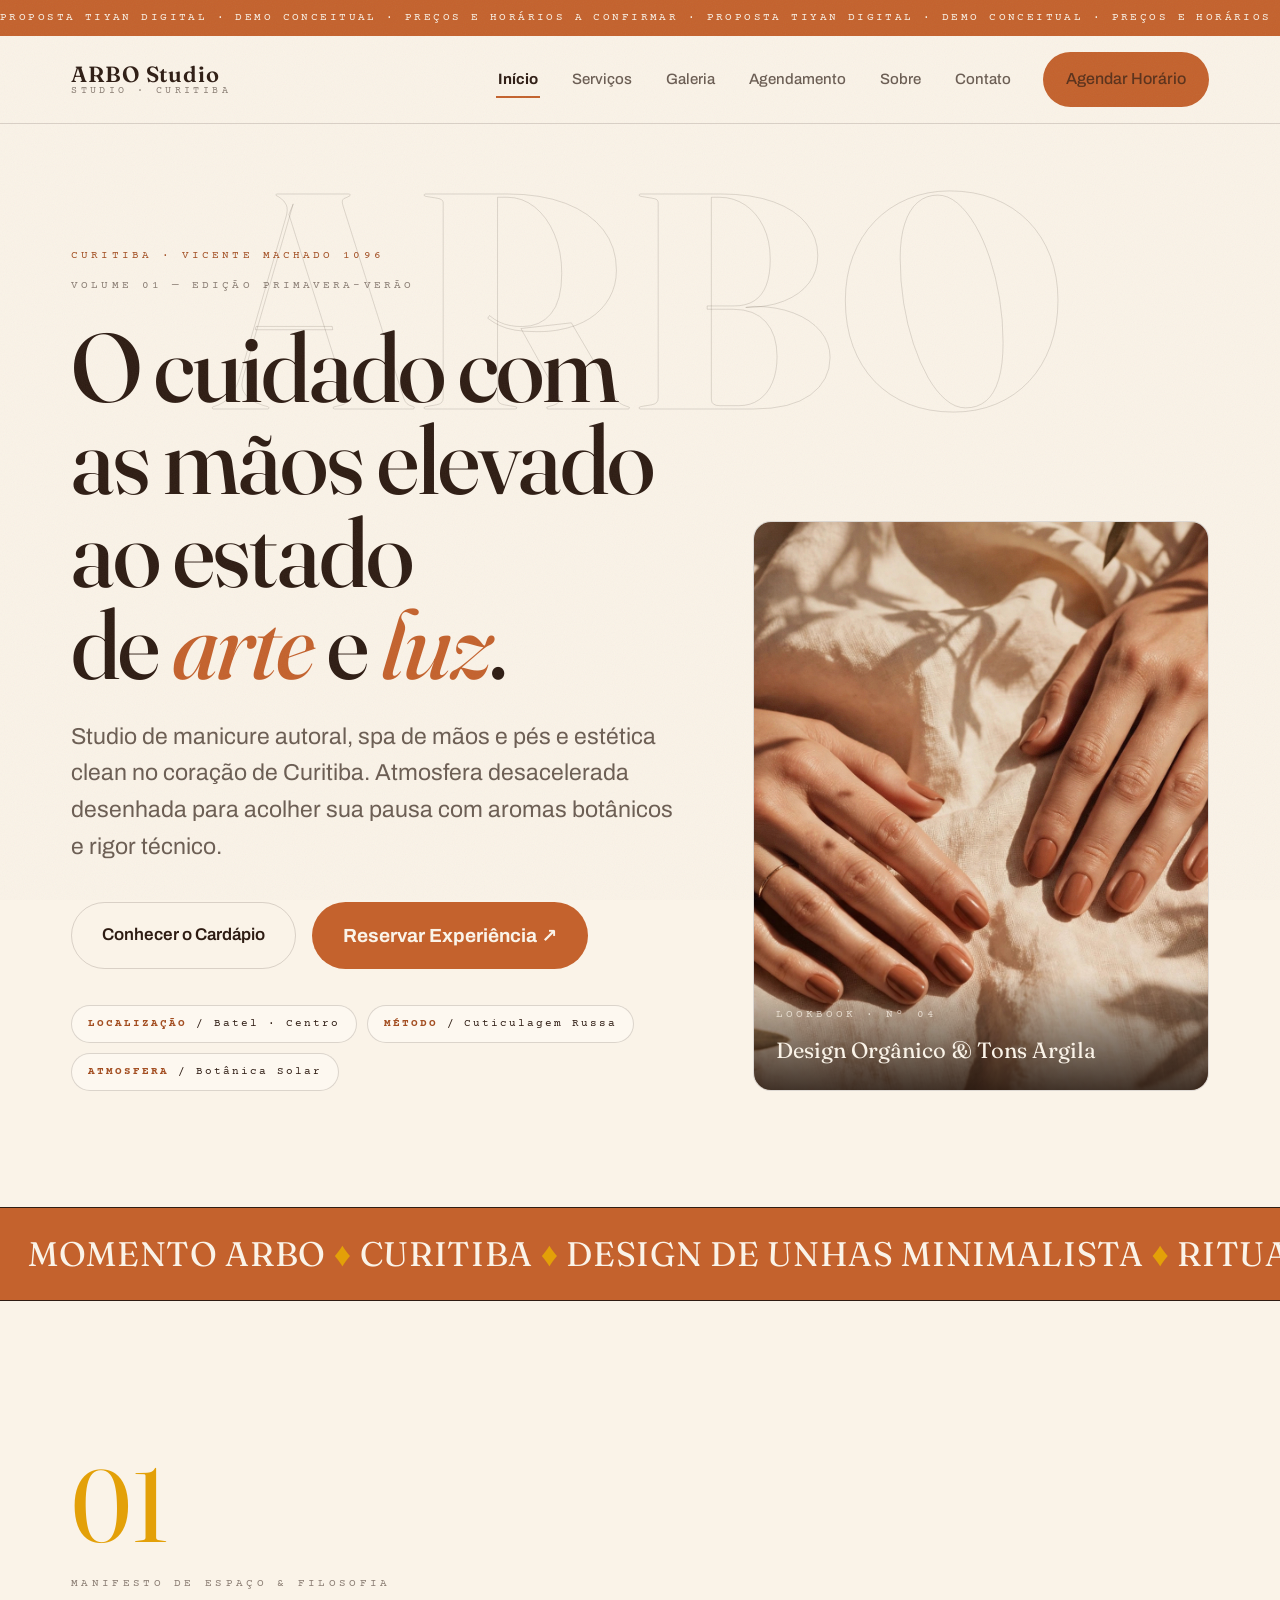
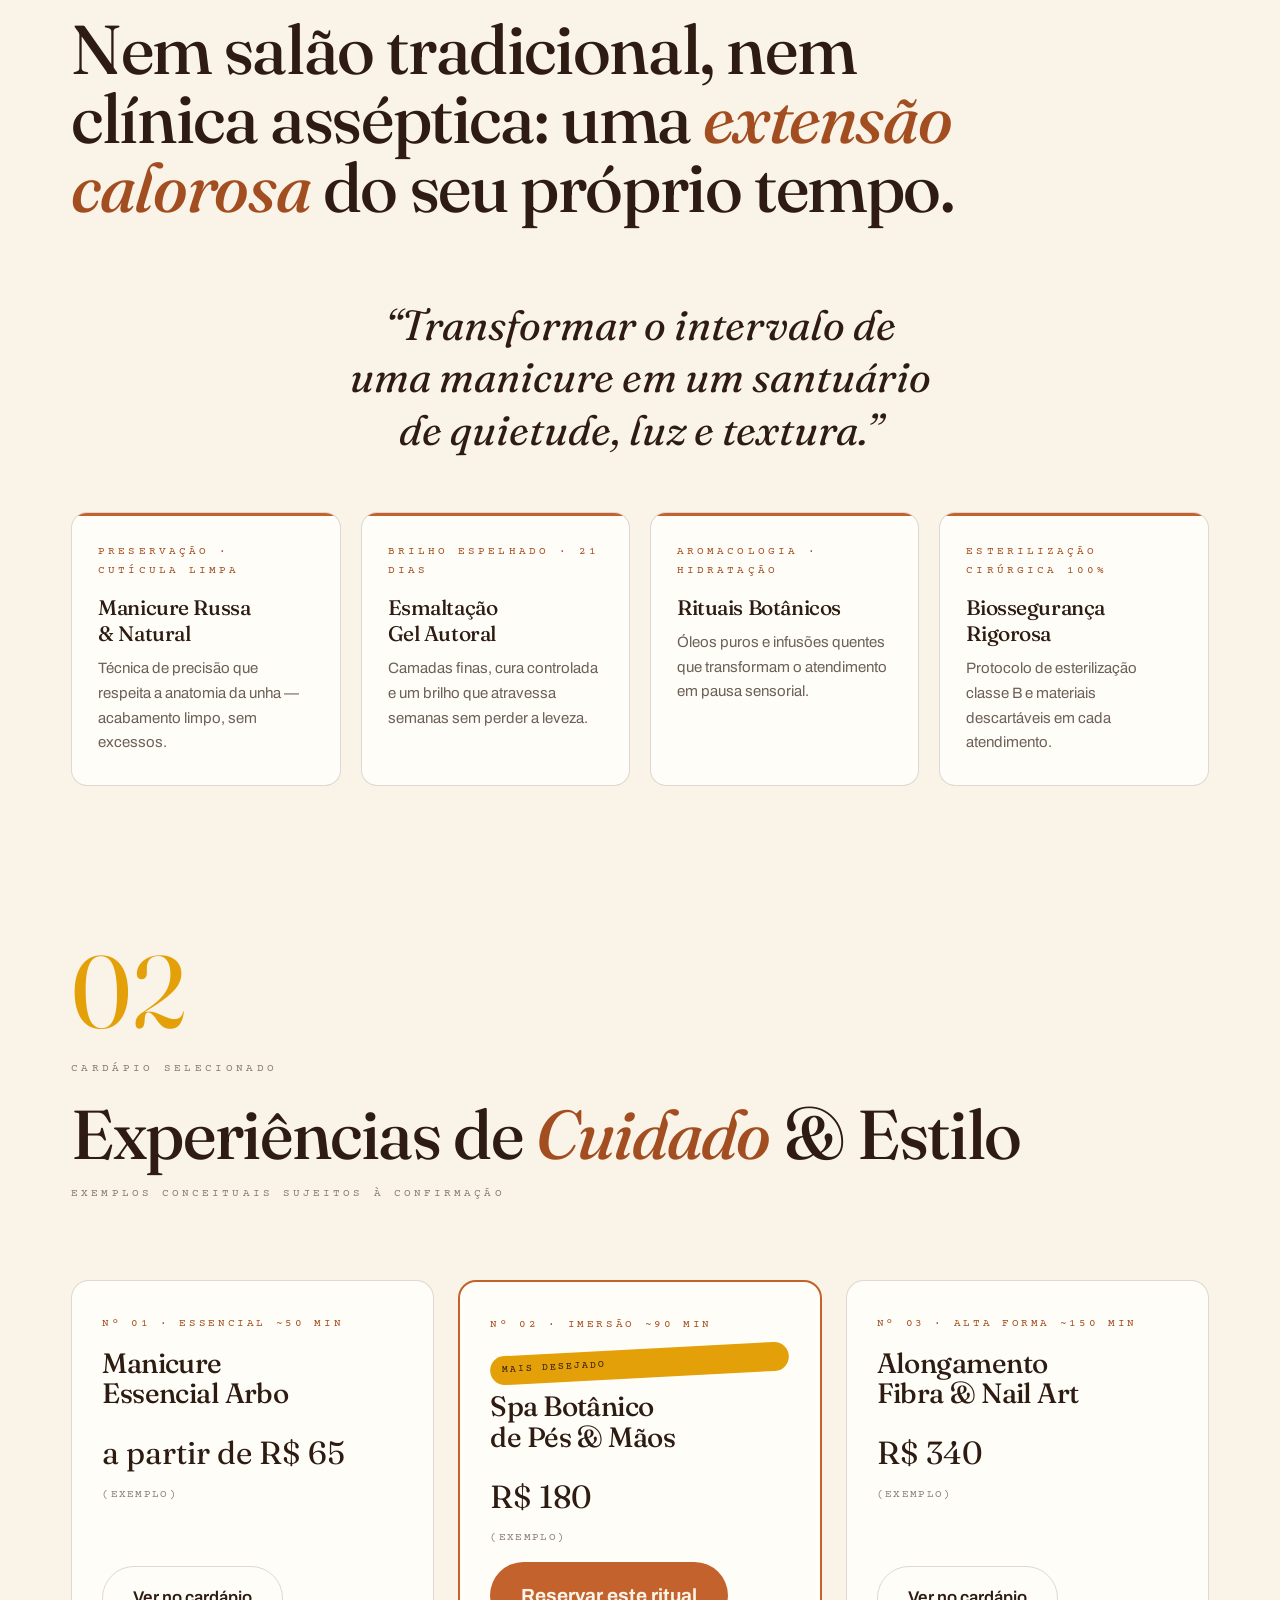
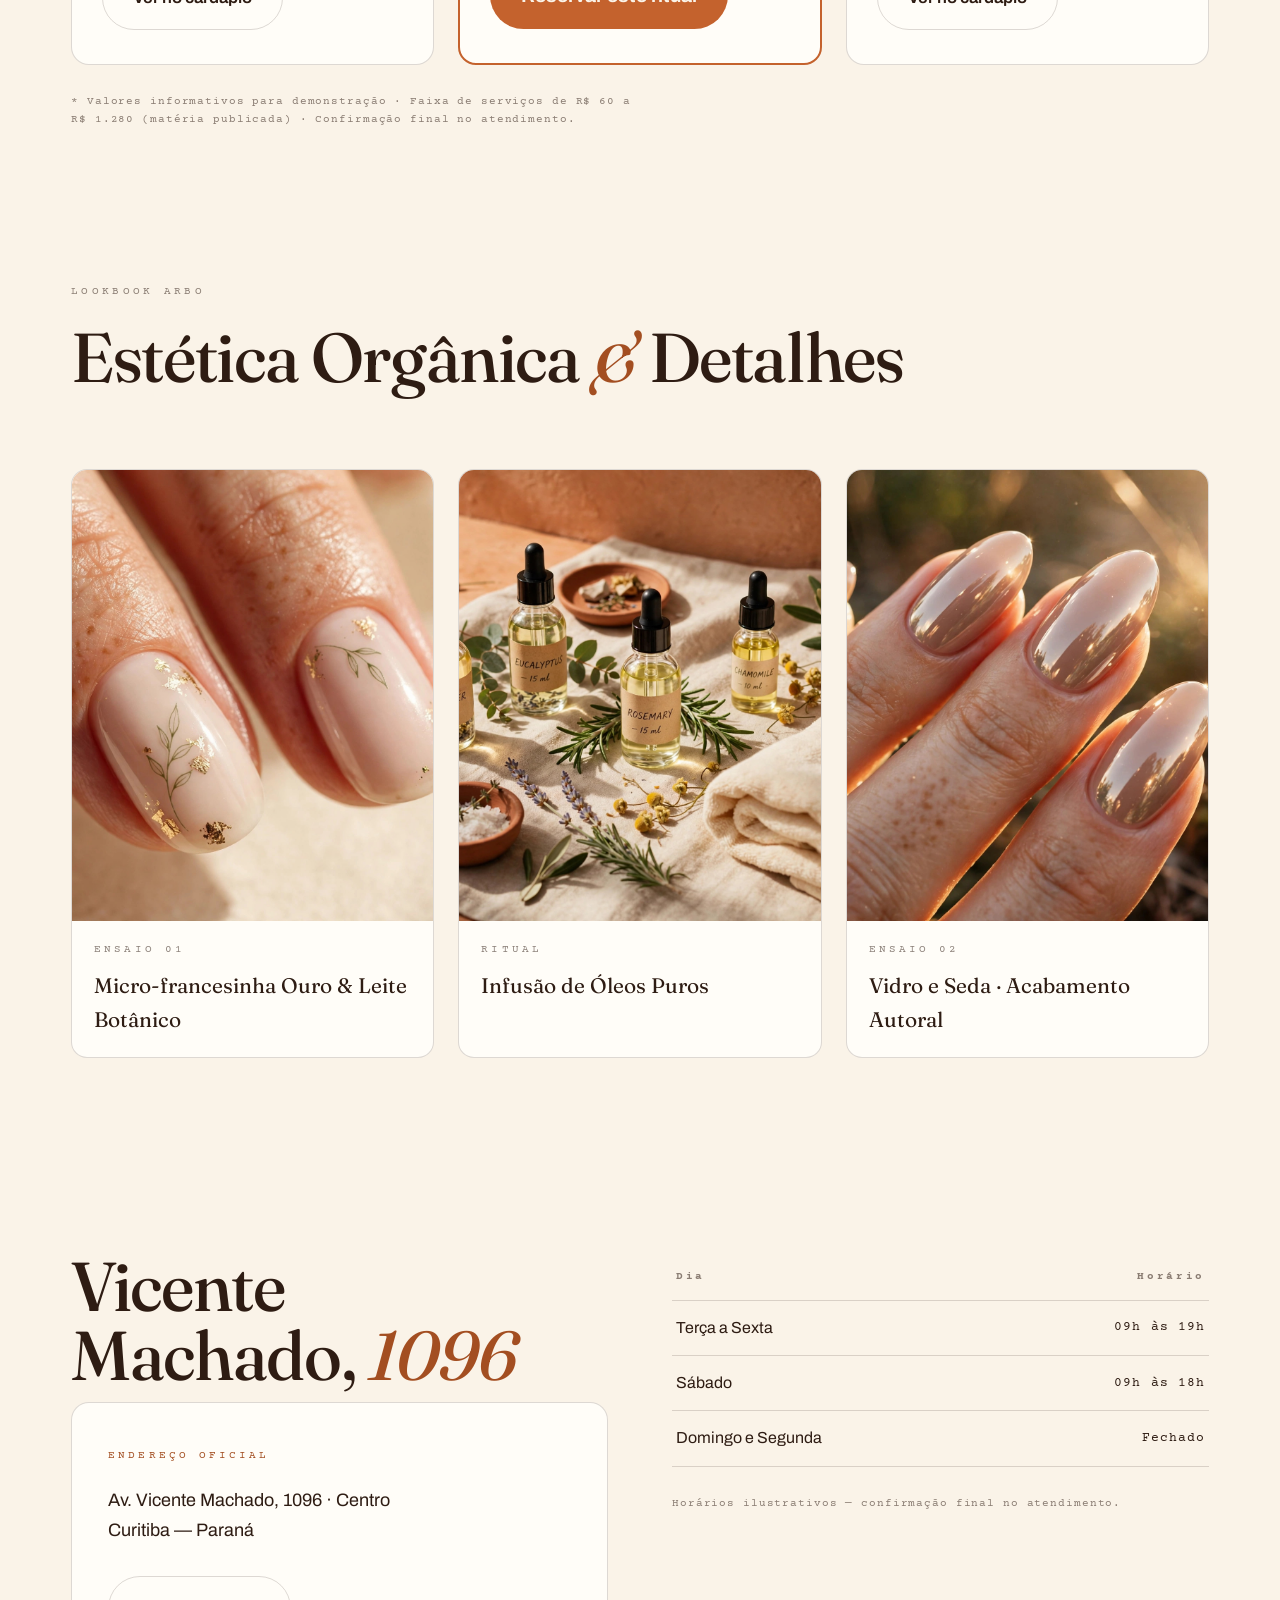
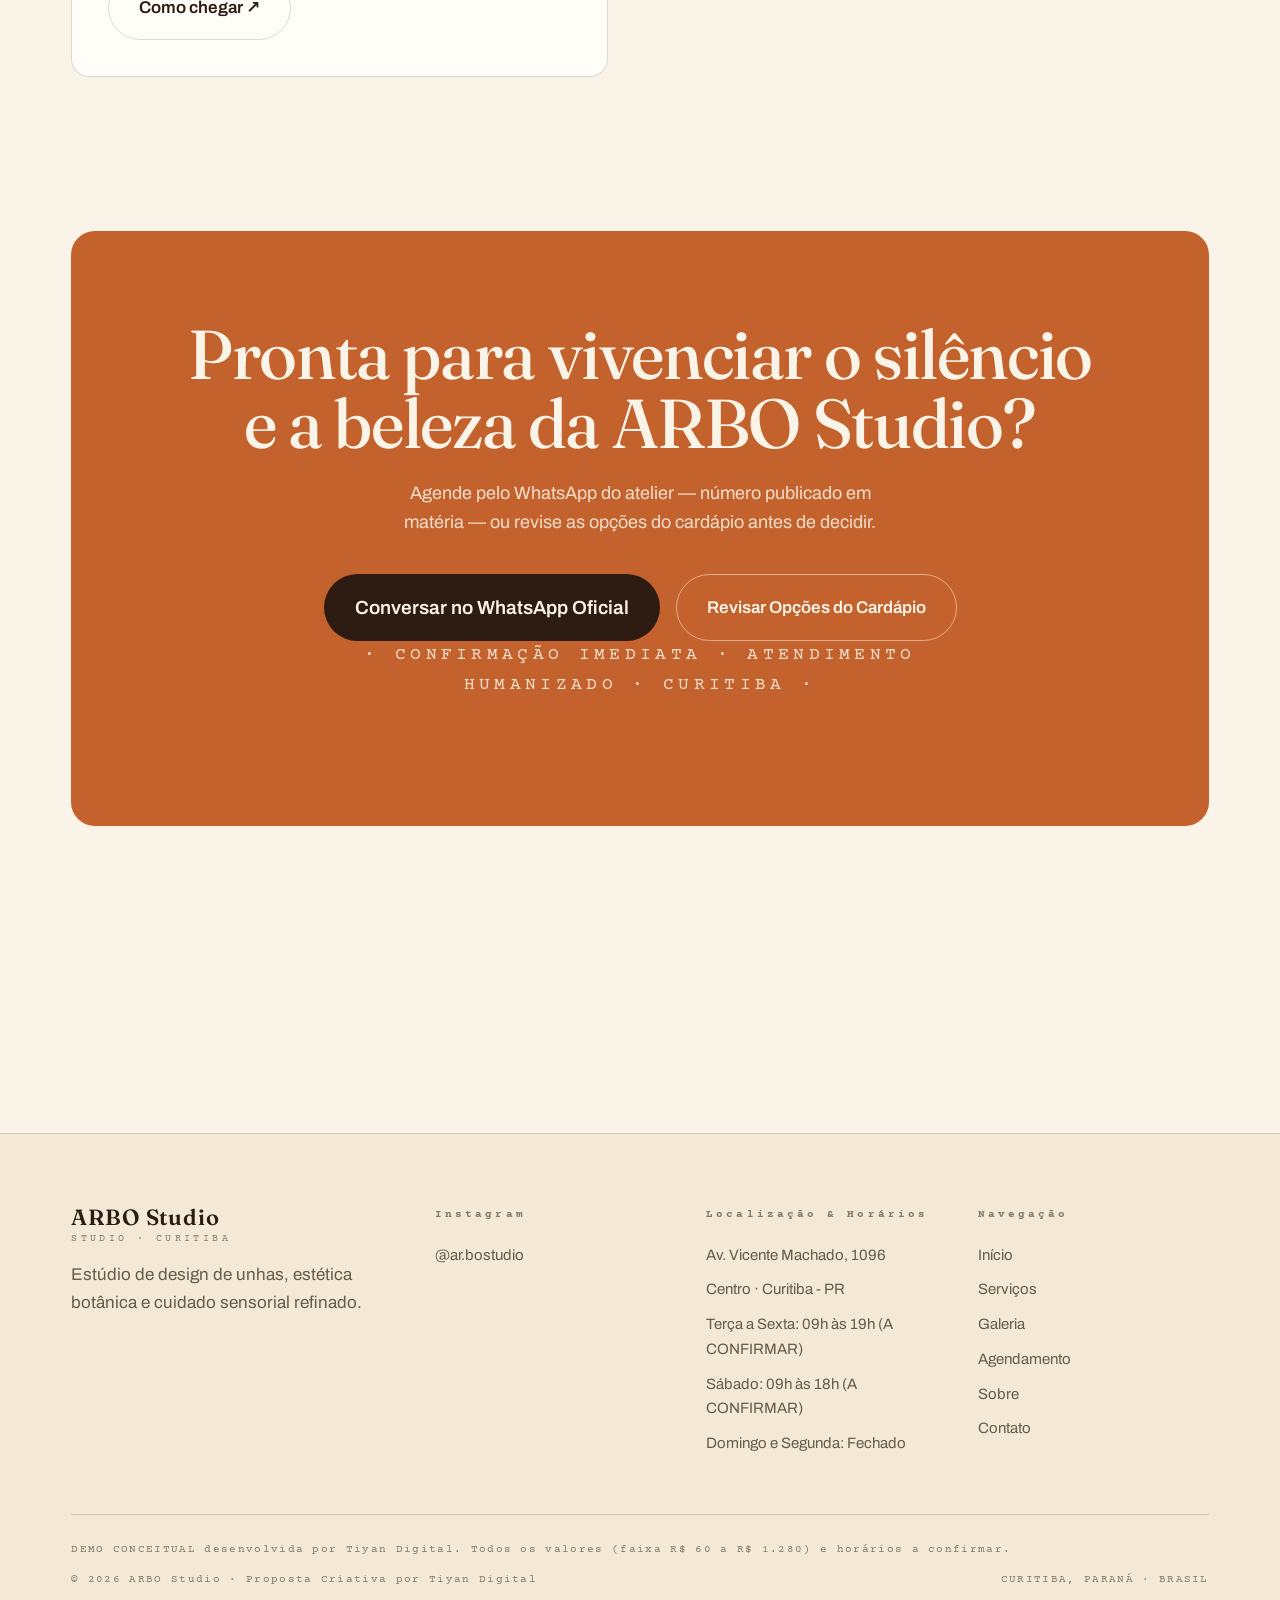
<file: index.html>
<!DOCTYPE html>
<html lang="pt-BR">
<head>
<meta charset="UTF-8">
<meta name="viewport" content="width=device-width, initial-scale=1.0">
<title>ARBO Studio · Curitiba — O cuidado com as mãos elevado a arte e luz</title>
<meta name="description" content="ARBO Studio, Curitiba — studio de manicure autoral, spa de mãos e pés e estética clean na Av. Vicente Machado, 1096. Proposta conceitual Tiyan Digital: preços e horários a confirmar.">
<link rel="preconnect" href="https://fonts.googleapis.com">
<link rel="preconnect" href="https://fonts.gstatic.com" crossorigin>
<link href="https://fonts.googleapis.com/css2?family=Fraunces:ital,opsz,wght@0,9..144,300..700;1,9..144,300..700&family=Archivo:wght@400;500;600;700&family=Courier+Prime:wght@400;700&display=swap" rel="stylesheet">
<link rel="stylesheet" href="/assets/site.css">
<script type="application/ld+json">
{"@context":"https://schema.org","@type":"BeautySalon","name":"ARBO Studio",
"address":{"@type":"PostalAddress","streetAddress":"Av. Vicente Machado, 1096","addressLocality":"Curitiba","addressRegion":"PR","addressCountry":"BR"},
"priceRange":"R$60 - R$1.280","telephone":"+55-41-99146-1096",
"sameAs":["https://www.instagram.com/ar.bostudio"]}
</script>
</head>
<body data-page="home">
<a class="skip" href="#main">Pular para o conteúdo</a>
<div class="grain" aria-hidden="true"></div>

<div class="ticker" aria-hidden="true"><div class="ticker__inner js-loop"><span>PROPOSTA TIYAN DIGITAL · DEMO CONCEITUAL · PREÇOS E HORÁRIOS A CONFIRMAR ·&nbsp;</span></div></div>

<header class="site-header">
  <div class="site-header__row">
    <a class="wordmark" href="/" aria-label="ARBO Studio — início">
      <span class="wordmark__name" data-business>ARBO Studio</span>
      <span class="wordmark__sub">STUDIO · CURITIBA</span>
    </a>
    <button class="nav-toggle" id="navToggle" aria-expanded="false" aria-controls="siteNav">MENU</button>
    <nav class="nav" id="siteNav" aria-label="Navegação principal">
      <a data-nav="home" href="/">Início</a>
      <a data-nav="servicos" href="/servicos/">Serviços</a>
      <a data-nav="galeria" href="/galeria/">Galeria</a>
      <a data-nav="agendamento" href="/agendamento/">Agendamento</a>
      <a data-nav="sobre" href="/sobre/">Sobre</a>
      <a data-nav="contato" href="/contato/">Contato</a>
      <a class="btn btn--primary header-cta" data-nav="agendar" href="/agendamento/">Agendar Horário</a>
    </nav>
  </div>
</header>

<main id="main">

  <!-- HERO -->
  <section class="hero" style="padding-top:clamp(64px,9vw,140px);padding-bottom:clamp(64px,9vw,140px)">
    <div class="ghost-word" aria-hidden="true">ARBO</div>
    <div class="wrap hero__grid">
      <div>
        <span class="label label--clay rv">Curitiba · Vicente Machado 1096</span>
        <p class="label rv rv--d1" style="margin-top:10px">Volume 01 — Edição Primavera-Verão</p>
        <h1 class="rv rv--d1">O cuidado com as mãos elevado ao estado de <span class="it">arte</span> e <span class="it">luz</span>.</h1>
        <p class="lede rv rv--d2">Studio de manicure autoral, spa de mãos e pés e estética clean no coração de Curitiba. Atmosfera desacelerada desenhada para acolher sua pausa com aromas botânicos e rigor técnico.</p>
        <div class="hero__ctas rv rv--d3">
          <a class="btn btn--ghost" href="/servicos/">Conhecer o Cardápio</a>
          <a class="btn btn--primary" href="/agendamento/">Reservar Experiência ↗</a>
        </div>
        <div class="hero__chips rv rv--d3">
          <span class="chip"><b>LOCALIZAÇÃO</b> / Batel · Centro</span>
          <span class="chip"><b>MÉTODO</b> / Cuticulagem Russa</span>
          <span class="chip"><b>ATMOSFERA</b> / Botânica Solar</span>
        </div>
      </div>
      <figure class="hero-card rv rv--d2">
        <img src="/assets/img/hero.jpg" alt="Mãos com manicure em tons de argila sobre linho creme, luz solar quente — estética editorial ARBO" width="1920" height="1280">
        <figcaption class="hero-card__cap">
          <span class="label">Lookbook · Nº 04</span>
          <p>Design Orgânico &amp; Tons Argila</p>
        </figcaption>
      </figure>
    </div>
  </section>

  <!-- MARQUEE -->
  <div class="marquee" aria-hidden="true">
    <div class="marquee__track js-loop">
      <span>MOMENTO ARBO <i class="dia">♦</i> CURITIBA <i class="dia">♦</i> DESIGN DE UNHAS MINIMALISTA <i class="dia">♦</i> RITUAL BOTÂNICO <i class="dia">♦</i> VICENTE MACHADO 1096 <i class="dia">♦</i> EDIÇÃO CONCEITUAL TIYAN DIGITAL <i class="dia">♦</i>&nbsp;</span>
    </div>
  </div>

  <!-- MANIFESTO -->
  <section>
    <div class="wrap">
      <span class="sec-num rv" aria-hidden="true">01</span>
      <div class="sec-head">
        <span class="sec-kicker rv">Manifesto de espaço &amp; filosofia</span>
        <h2 class="rv rv--d1">Nem salão tradicional, nem clínica asséptica: uma <em>extensão calorosa</em> do seu próprio tempo.</h2>
      </div>
      <blockquote class="quote rv">“Transformar o intervalo de uma manicure em um santuário de quietude, luz e textura.”</blockquote>
      <div class="method-grid">
        <div class="method-card rv">
          <span class="label label--clay">Preservação · Cutícula limpa</span>
          <h3>Manicure Russa &amp; Natural</h3>
          <p>Técnica de precisão que respeita a anatomia da unha — acabamento limpo, sem excessos.</p>
        </div>
        <div class="method-card rv rv--d1">
          <span class="label label--clay">Brilho espelhado · 21 dias</span>
          <h3>Esmaltação Gel Autoral</h3>
          <p>Camadas finas, cura controlada e um brilho que atravessa semanas sem perder a leveza.</p>
        </div>
        <div class="method-card rv rv--d2">
          <span class="label label--clay">Aromacologia · Hidratação</span>
          <h3>Rituais Botânicos</h3>
          <p>Óleos puros e infusões quentes que transformam o atendimento em pausa sensorial.</p>
        </div>
        <div class="method-card rv rv--d3">
          <span class="label label--clay">Esterilização cirúrgica 100%</span>
          <h3>Biossegurança Rigorosa</h3>
          <p>Protocolo de esterilização classe B e materiais descartáveis em cada atendimento.</p>
        </div>
      </div>
    </div>
  </section>

  <!-- CARDÁPIO SELECIONADO -->
  <section style="padding-top:0">
    <div class="wrap">
      <span class="sec-num rv" aria-hidden="true">02</span>
      <div class="sec-head">
        <span class="sec-kicker rv">Cardápio selecionado</span>
        <h2 class="rv rv--d1">Experiências de <em>Cuidado</em> &amp; Estilo</h2>
        <p class="label rv rv--d2" style="margin-top:16px">Exemplos conceituais sujeitos à confirmação</p>
      </div>
      <div class="menu-grid">
        <article class="menu-card rv">
          <span class="menu-card__no">Nº 01 · ESSENCIAL ~50 MIN</span>
          <h3>Manicure Essencial Arbo</h3>
          <p class="menu-card__price">a partir de R$ 65<small>(EXEMPLO)</small></p>
          <a class="btn btn--ghost" href="/servicos/">Ver no cardápio</a>
        </article>
        <article class="menu-card menu-card--hot rv rv--d1">
          <span class="menu-card__no">Nº 02 · IMERSÃO ~90 MIN</span>
          <span class="stamp">MAIS DESEJADO</span>
          <h3>Spa Botânico de Pés &amp; Mãos</h3>
          <p class="menu-card__price">R$ 180<small>(EXEMPLO)</small></p>
          <a class="btn btn--primary" href="/agendamento/" style="font-size:19px">Reservar este ritual</a>
        </article>
        <article class="menu-card rv rv--d2">
          <span class="menu-card__no">Nº 03 · ALTA FORMA ~150 MIN</span>
          <h3>Alongamento Fibra &amp; Nail Art</h3>
          <p class="menu-card__price">R$ 340<small>(EXEMPLO)</small></p>
          <a class="btn btn--ghost" href="/servicos/">Ver no cardápio</a>
        </article>
      </div>
      <p class="disclaimer rv">* Valores informativos para demonstração · Faixa de serviços de R$ 60 a R$ 1.280 (matéria publicada) · Confirmação final no atendimento.</p>
    </div>
  </section>

  <!-- LOOKBOOK -->
  <section style="padding-top:0">
    <div class="wrap">
      <div class="sec-head">
        <span class="sec-kicker rv">Lookbook Arbo</span>
        <h2 class="rv rv--d1">Estética Orgânica <em>&amp;</em> Detalhes</h2>
      </div>
      <div class="lookbook-grid">
        <a class="look-card rv" href="/galeria/">
          <img src="/assets/img/look-03.jpg" alt="Nail art botânica mínima com detalhe dourado — Ensaio 01" loading="lazy" width="1920" height="1280">
          <div class="look-card__cap"><span class="label">Ensaio 01</span><p>Micro-francesinha Ouro &amp; Leite Botânico</p></div>
        </a>
        <a class="look-card rv rv--d1" href="/galeria/">
          <img src="/assets/img/look-07.jpg" alt="Ritual de aromaterapia com óleos essenciais — Infusão de óleos puros" loading="lazy" width="1920" height="1280">
          <div class="look-card__cap"><span class="label">Ritual</span><p>Infusão de Óleos Puros</p></div>
        </a>
        <a class="look-card rv rv--d2" href="/galeria/">
          <img src="/assets/img/look-04.jpg" alt="Unhas nude com acabamento espelhado — Ensaio 02" loading="lazy" width="1920" height="1280">
          <div class="look-card__cap"><span class="label">Ensaio 02</span><p>Vidro e Seda · Acabamento Autoral</p></div>
        </a>
      </div>
    </div>
  </section>

  <!-- VISITE O ATELIER -->
  <section style="padding-top:0">
    <div class="wrap visit-grid">
      <div>
        <span class="sec-kicker rv">Visite o atelier</span>
        <h2 class="rv rv--d1" style="margin-bottom:12px">Vicente Machado, <em>1096</em></h2>
        <div class="addr-block rv rv--d2">
          <span class="label label--clay">Endereço oficial</span>
          <address>Av. Vicente Machado, 1096 · Centro<br>Curitiba — Paraná</address>
          <a class="btn btn--ghost" href="https://www.google.com/maps/search/?api=1&query=Av.+Vicente+Machado+1096+Centro+Curitiba+PR" target="_blank" rel="noopener">Como chegar ↗</a>
        </div>
      </div>
      <div>
        <span class="sec-kicker rv">Horários de funcionamento (a confirmar)</span>
        <table class="hours-table rv rv--d1">
          <thead><tr><th scope="col">Dia</th><th scope="col" style="text-align:right">Horário</th></tr></thead>
          <tbody>
            <tr><td>Terça a Sexta</td><td>09h às 19h</td></tr>
            <tr><td>Sábado</td><td>09h às 18h</td></tr>
            <tr><td>Domingo e Segunda</td><td>Fechado</td></tr>
          </tbody>
        </table>
        <p class="disclaimer rv">Horários ilustrativos — confirmação final no atendimento.</p>
      </div>
    </div>
  </section>

  <!-- CTA -->
  <section style="padding-top:0">
    <div class="wrap">
      <div class="cta-panel rv">
        <h2>Pronta para vivenciar o silêncio e a beleza da <span data-business>ARBO Studio</span>?</h2>
        <p>Agende pelo WhatsApp do atelier — número publicado em matéria — ou revise as opções do cardápio antes de decidir.</p>
        <div class="cta-panel__row">
          <a class="btn btn--ink" data-wa href="https://wa.me/5541991461096" style="font-size:19px">Conversar no WhatsApp Oficial</a>
          <a class="btn btn--ghost" href="/servicos/" style="border-color:rgba(250,243,232,.5);color:var(--cream)">Revisar Opções do Cardápio</a>
        </div>
        <p class="cta-panel__meta">· CONFIRMAÇÃO IMEDIATA · ATENDIMENTO HUMANIZADO · CURITIBA ·</p>
      </div>
    </div>
  </section>

</main>

<footer class="site-footer">
  <div class="wrap">
    <div class="footer-grid">
      <div class="footer-brand">
        <a class="wordmark" href="/"><span class="wordmark__name" data-business>ARBO Studio</span><span class="wordmark__sub">STUDIO · CURITIBA</span></a>
        <p>Estúdio de design de unhas, estética botânica e cuidado sensorial refinado.</p>
      </div>
      <div class="footer-col">
        <h4>Instagram</h4>
        <a href="https://www.instagram.com/ar.bostudio" target="_blank" rel="noopener">@ar.bostudio</a>
      </div>
      <div class="footer-col">
        <h4>Localização &amp; Horários</h4>
        <ul>
          <li>Av. Vicente Machado, 1096</li>
          <li>Centro · Curitiba - PR</li>
          <li>Terça a Sexta: 09h às 19h (A CONFIRMAR)</li>
          <li>Sábado: 09h às 18h (A CONFIRMAR)</li>
          <li>Domingo e Segunda: Fechado</li>
        </ul>
      </div>
      <div class="footer-col">
        <h4>Navegação</h4>
        <a href="/">Início</a>
        <a href="/servicos/">Serviços</a>
        <a href="/galeria/">Galeria</a>
        <a href="/agendamento/">Agendamento</a>
        <a href="/sobre/">Sobre</a>
        <a href="/contato/">Contato</a>
      </div>
    </div>
    <div class="footer-legal">
      <span>DEMO CONCEITUAL desenvolvida por Tiyan Digital. Todos os valores (faixa R$ 60 a R$ 1.280) e horários a confirmar.</span>
      <span>© 2026 <span data-business>ARBO Studio</span> · Proposta Criativa por Tiyan Digital</span>
      <span>CURITIBA, PARANÁ · BRASIL</span>
    </div>
  </div>
</footer>
<script src="/assets/site.js" defer></script>
</body>
</html>
</file>
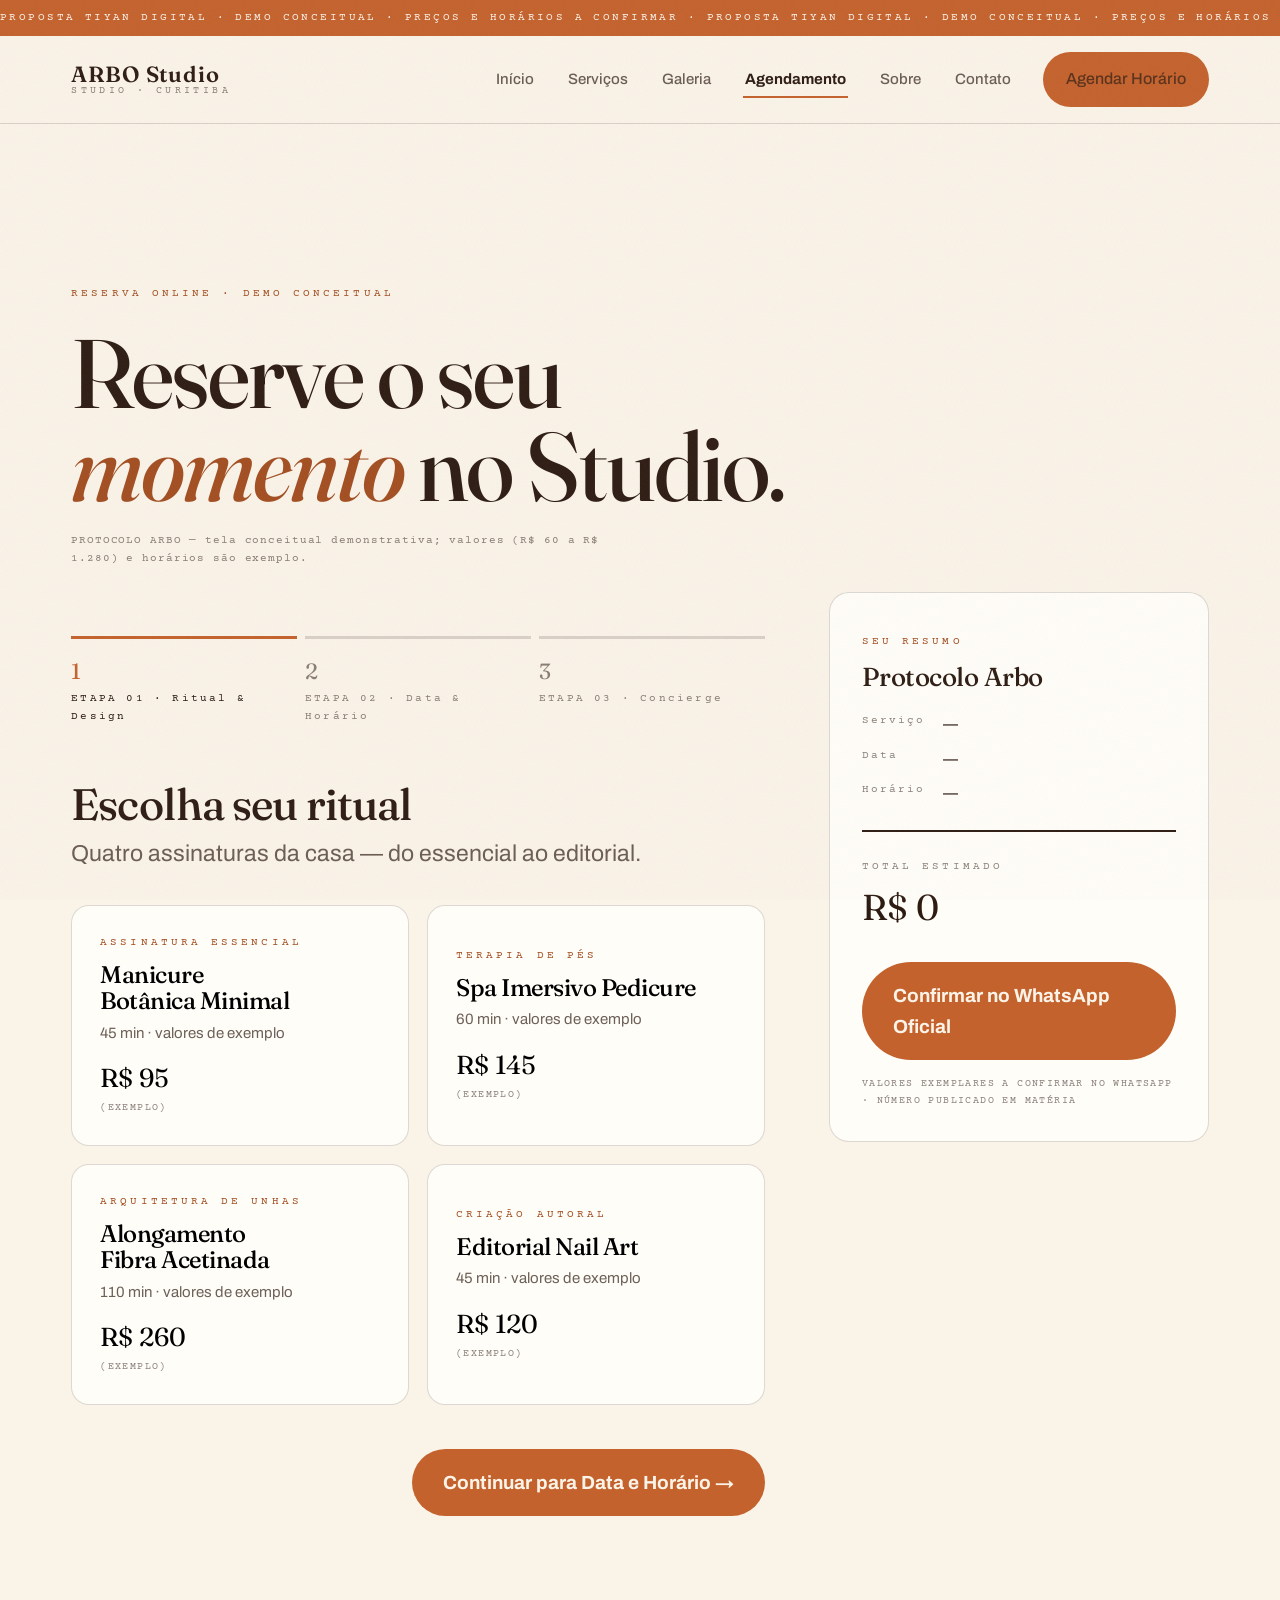
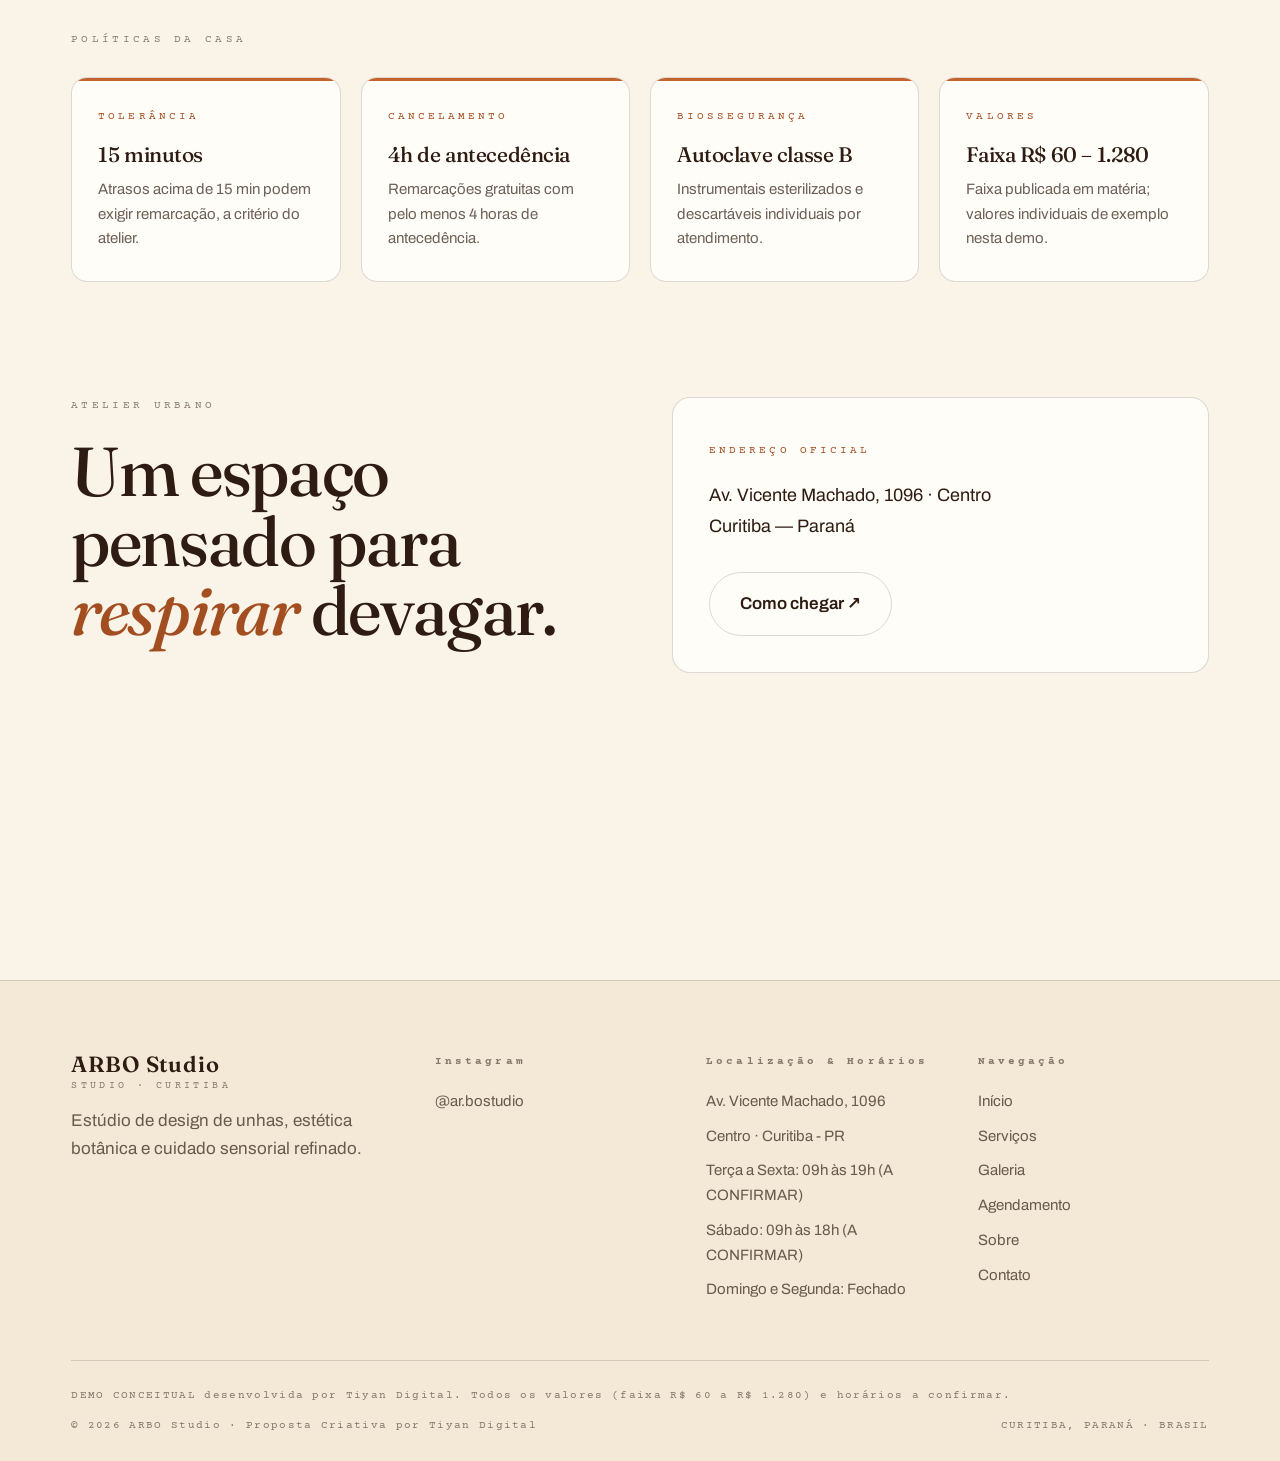
<file: agendamento/index.html>
<!DOCTYPE html>
<html lang="pt-BR">
<head>
<meta charset="UTF-8">
<meta name="viewport" content="width=device-width, initial-scale=1.0">
<title>Agendamento — ARBO Studio Curitiba</title>
<meta name="description" content="Reserve seu momento na ARBO Studio, Curitiba: escolha o ritual, a data e o horário e confirme pelo WhatsApp do atelier. Tela conceitual demonstrativa — valores e horários a confirmar.">
<link rel="preconnect" href="https://fonts.googleapis.com">
<link rel="preconnect" href="https://fonts.gstatic.com" crossorigin>
<link href="https://fonts.googleapis.com/css2?family=Fraunces:ital,opsz,wght@0,9..144,300..700;1,9..144,300..700&family=Archivo:wght@400;500;600;700&family=Courier+Prime:wght@400;700&display=swap" rel="stylesheet">
<link rel="stylesheet" href="/assets/site.css">
</head>
<body data-page="agendamento">
<a class="skip" href="#main">Pular para o conteúdo</a>
<div class="grain" aria-hidden="true"></div>

<div class="ticker" aria-hidden="true"><div class="ticker__inner js-loop"><span>PROPOSTA TIYAN DIGITAL · DEMO CONCEITUAL · PREÇOS E HORÁRIOS A CONFIRMAR ·&nbsp;</span></div></div>

<header class="site-header">
  <div class="site-header__row">
    <a class="wordmark" href="/" aria-label="ARBO Studio — início">
      <span class="wordmark__name" data-business>ARBO Studio</span>
      <span class="wordmark__sub">STUDIO · CURITIBA</span>
    </a>
    <button class="nav-toggle" id="navToggle" aria-expanded="false" aria-controls="siteNav">MENU</button>
    <nav class="nav" id="siteNav" aria-label="Navegação principal">
      <a data-nav="home" href="/">Início</a>
      <a data-nav="servicos" href="/servicos/">Serviços</a>
      <a data-nav="galeria" href="/galeria/">Galeria</a>
      <a data-nav="agendamento" href="/agendamento/">Agendamento</a>
      <a data-nav="sobre" href="/sobre/">Sobre</a>
      <a data-nav="contato" href="/contato/">Contato</a>
      <a class="btn btn--primary header-cta" data-nav="agendar" href="/agendamento/">Agendar Horário</a>
    </nav>
  </div>
</header>

<main id="main">
  <section>
    <div class="wrap">
      <span class="label label--clay rv">Reserva online · Demo conceitual</span>
      <h1 class="rv rv--d1" style="margin:22px 0 20px">Reserve o seu <em>momento</em> no Studio.</h1>
      <p class="disclaimer rv rv--d2" style="margin-top:0">PROTOCOLO ARBO — tela conceitual demonstrativa; valores (R$ 60 a R$ 1.280) e horários são exemplo.</p>

      <div class="book-layout" id="bookWizard" style="margin-top:24px">
        <div>
          <div class="steps" aria-hidden="true">
            <div class="step"><span class="n">1</span>ETAPA 01 · Ritual &amp; Design</div>
            <div class="step"><span class="n">2</span>ETAPA 02 · Data &amp; Horário</div>
            <div class="step"><span class="n">3</span>ETAPA 03 · Concierge</div>
          </div>

          <div class="book-step" data-step="0">
            <h2 style="font-size:clamp(28px,4vw,44px)">Escolha seu ritual</h2>
            <p class="lede" style="margin-top:10px">Quatro assinaturas da casa — do essencial ao editorial.</p>
            <div class="opt-grid" id="optGrid"></div>
            <div class="book-nav">
              <span></span>
              <button class="btn btn--primary" id="toStep2" type="button" disabled style="font-size:19px">Continuar para Data e Horário →</button>
            </div>
          </div>

          <div class="book-step" data-step="1">
            <h2 style="font-size:clamp(28px,4vw,44px)">Data &amp; horário</h2>
            <p class="lede" style="margin-top:10px">Horários ilustrativos — a disponibilidade real é confirmada no WhatsApp.</p>
            <div class="date-grid" id="dateGrid" role="group" aria-label="Escolher data"></div>
            <h3 style="font-size:22px;margin-top:8px">Horários disponíveis <span class="label">(exemplo)</span></h3>
            <div class="slot-grid" id="slotGrid"></div>
            <div class="book-nav">
              <button class="btn btn--ghost" id="backTo1" type="button">← Voltar</button>
              <button class="btn btn--primary" id="toStep3" type="button" disabled style="font-size:19px">Continuar para Concierge →</button>
            </div>
          </div>

          <div class="book-step" data-step="2">
            <h2 style="font-size:clamp(28px,4vw,44px)">Concierge</h2>
            <p class="lede" style="margin-top:10px">Deixe seus dados e confirme direto no WhatsApp do atelier.</p>
            <form id="conciergeForm" novalidate style="margin-top:32px;max-width:520px">
              <div class="field">
                <label for="cName">NOME COMPLETO</label>
                <input type="text" id="cName" name="nome" autocomplete="name" placeholder="Seu nome">
                <p class="err">Informe seu nome.</p>
              </div>
              <div class="field">
                <label for="cPhone">WHATSAPP</label>
                <input type="tel" id="cPhone" name="whatsapp" autocomplete="tel" placeholder="(41) 9 9999-9999">
                <p class="err">Informe um WhatsApp válido.</p>
              </div>
              <button class="btn btn--primary" type="submit" style="font-size:19px">Gerar confirmação no WhatsApp →</button>
            </form>
            <div class="form-ok" id="conciergeOk" role="status">
              <h3>Resumo pronto ✓</h3>
              <p>Sua mensagem de agendamento está montada — toque abaixo para enviar ao atelier pelo WhatsApp.</p>
              <p style="margin:20px 0"><a class="btn btn--ink" id="waConfirm" href="https://wa.me/5541991461096" target="_blank" rel="noopener" style="font-size:19px">Confirmar no WhatsApp</a></p>
              <p class="disclaimer" style="margin-top:0">Número publicado em matéria (CuritibaCult) — a confirmar no atendimento.</p>
            </div>
            <div class="book-nav">
              <button class="btn btn--ghost" id="backTo2" type="button">← Voltar</button>
              <span></span>
            </div>
          </div>
        </div>

        <aside class="resumo rv" aria-live="polite" aria-label="Seu resumo">
          <span class="label label--clay">Seu Resumo</span>
          <h3>Protocolo Arbo</h3>
          <dl>
            <dt>Serviço</dt><dd id="rSvc">—</dd>
            <dt>Data</dt><dd id="rDate">—</dd>
            <dt>Horário</dt><dd id="rTime">—</dd>
            <dt id="rLookRow" style="display:none">Referência</dt><dd id="rLook" style="display:none">—</dd>
          </dl>
          <div class="resumo__total">
            <span class="label">Total estimado</span>
            <div class="v" id="rTotal">R$ 0</div>
          </div>
          <a class="btn btn--primary" data-wa href="https://wa.me/5541991461096" style="font-size:19px;width:100%;justify-content:center">Confirmar no WhatsApp Oficial</a>
          <p class="resumo__note">VALORES EXEMPLARES A CONFIRMAR NO WHATSAPP · NÚMERO PUBLICADO EM MATÉRIA</p>
        </aside>
      </div>

      <div style="margin-top:clamp(64px,9vw,120px)">
        <span class="sec-kicker rv">Políticas da casa</span>
        <div class="method-grid" style="margin-top:28px">
          <div class="method-card rv"><span class="label label--clay">Tolerância</span><h3>15 minutos</h3><p>Atrasos acima de 15 min podem exigir remarcação, a critério do atelier.</p></div>
          <div class="method-card rv rv--d1"><span class="label label--clay">Cancelamento</span><h3>4h de antecedência</h3><p>Remarcações gratuitas com pelo menos 4 horas de antecedência.</p></div>
          <div class="method-card rv rv--d2"><span class="label label--clay">Biossegurança</span><h3>Autoclave classe B</h3><p>Instrumentais esterilizados e descartáveis individuais por atendimento.</p></div>
          <div class="method-card rv rv--d3"><span class="label label--clay">Valores</span><h3>Faixa R$ 60 – 1.280</h3><p>Faixa publicada em matéria; valores individuais de exemplo nesta demo.</p></div>
        </div>
      </div>

      <div class="visit-grid" style="margin-top:clamp(64px,9vw,120px)">
        <div>
          <span class="sec-kicker rv">Atelier urbano</span>
          <h2 class="rv rv--d1">Um espaço pensado para <em>respirar</em> devagar.</h2>
        </div>
        <div class="addr-block rv rv--d2">
          <span class="label label--clay">Endereço oficial</span>
          <address>Av. Vicente Machado, 1096 · Centro<br>Curitiba — Paraná</address>
          <a class="btn btn--ghost" href="https://www.google.com/maps/search/?api=1&query=Av.+Vicente+Machado+1096+Centro+Curitiba+PR" target="_blank" rel="noopener">Como chegar ↗</a>
        </div>
      </div>
    </div>
  </section>
</main>

<footer class="site-footer">
  <div class="wrap">
    <div class="footer-grid">
      <div class="footer-brand">
        <a class="wordmark" href="/"><span class="wordmark__name" data-business>ARBO Studio</span><span class="wordmark__sub">STUDIO · CURITIBA</span></a>
        <p>Estúdio de design de unhas, estética botânica e cuidado sensorial refinado.</p>
      </div>
      <div class="footer-col">
        <h4>Instagram</h4>
        <a href="https://www.instagram.com/ar.bostudio" target="_blank" rel="noopener">@ar.bostudio</a>
      </div>
      <div class="footer-col">
        <h4>Localização &amp; Horários</h4>
        <ul>
          <li>Av. Vicente Machado, 1096</li>
          <li>Centro · Curitiba - PR</li>
          <li>Terça a Sexta: 09h às 19h (A CONFIRMAR)</li>
          <li>Sábado: 09h às 18h (A CONFIRMAR)</li>
          <li>Domingo e Segunda: Fechado</li>
        </ul>
      </div>
      <div class="footer-col">
        <h4>Navegação</h4>
        <a href="/">Início</a>
        <a href="/servicos/">Serviços</a>
        <a href="/galeria/">Galeria</a>
        <a href="/agendamento/">Agendamento</a>
        <a href="/sobre/">Sobre</a>
        <a href="/contato/">Contato</a>
      </div>
    </div>
    <div class="footer-legal">
      <span>DEMO CONCEITUAL desenvolvida por Tiyan Digital. Todos os valores (faixa R$ 60 a R$ 1.280) e horários a confirmar.</span>
      <span>© 2026 <span data-business>ARBO Studio</span> · Proposta Criativa por Tiyan Digital</span>
      <span>CURITIBA, PARANÁ · BRASIL</span>
    </div>
  </div>
</footer>
<script src="/assets/site.js" defer></script>
</body>
</html>
</file>
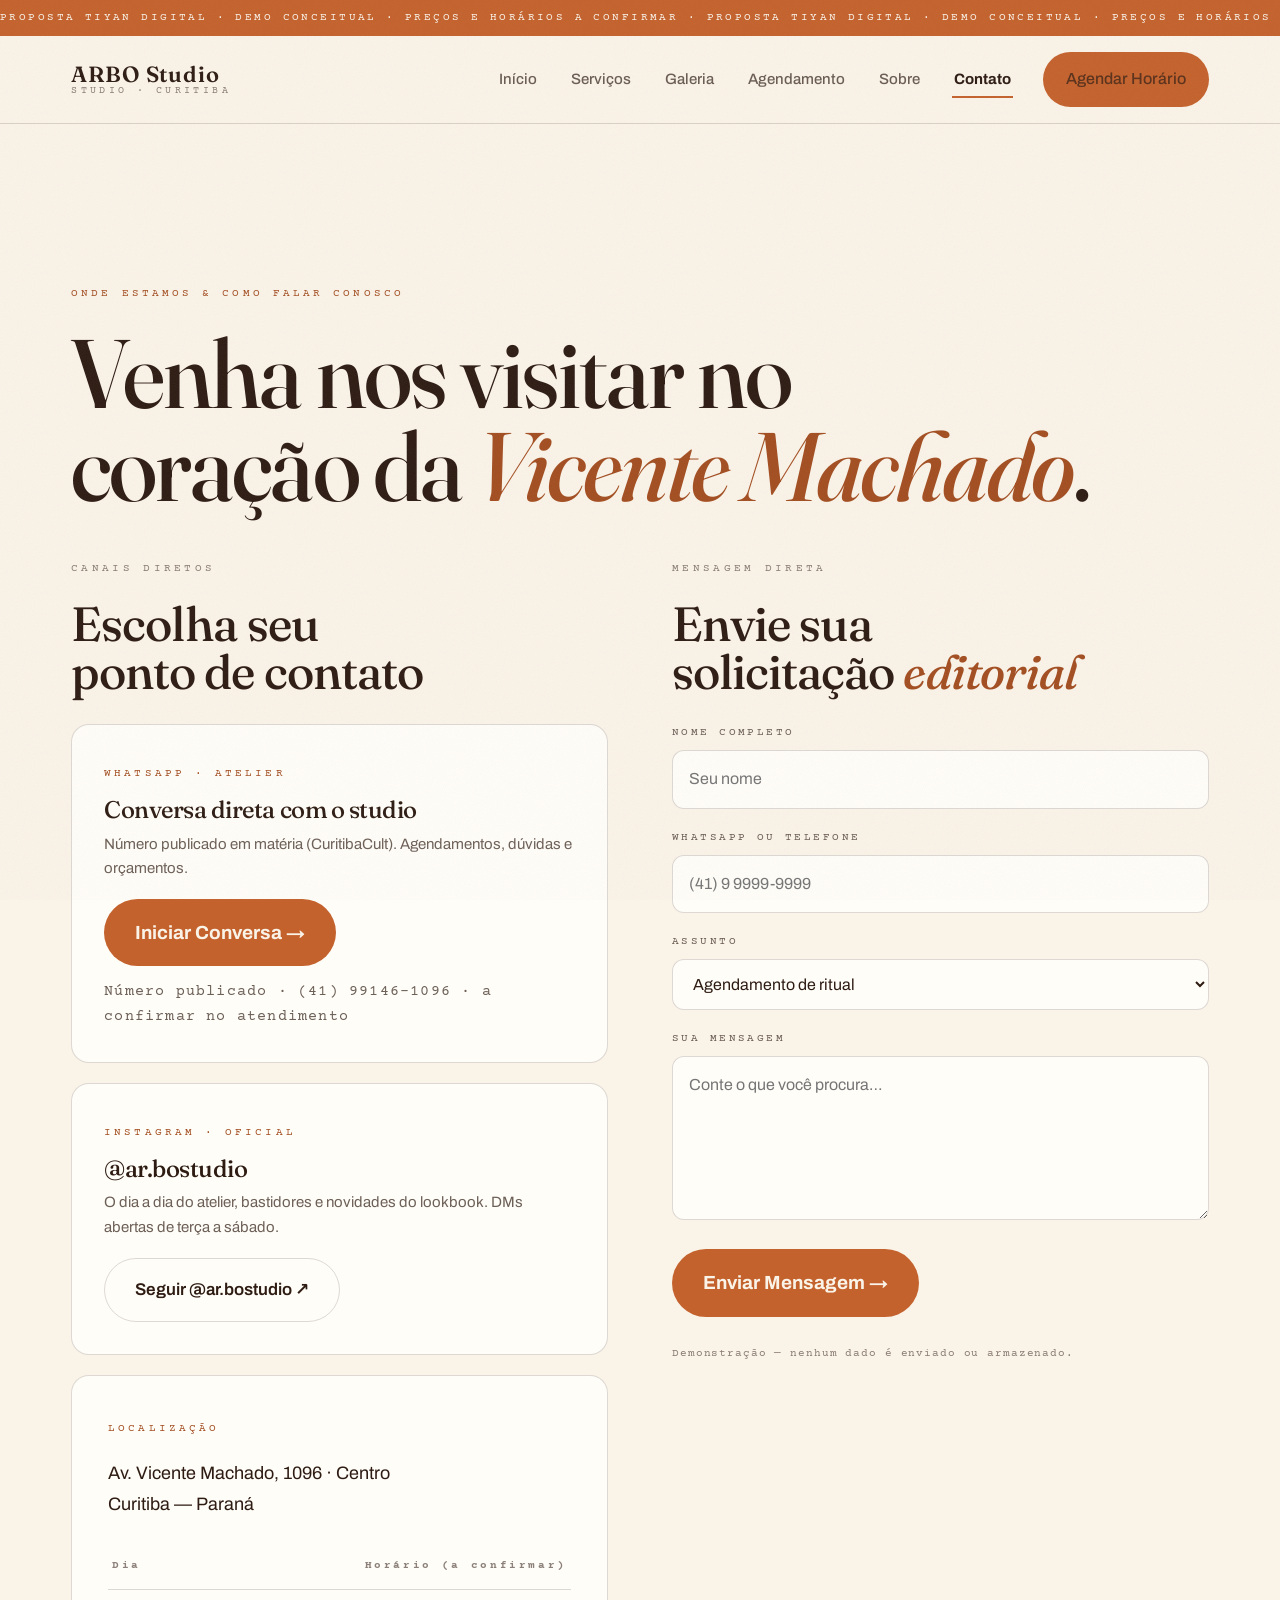
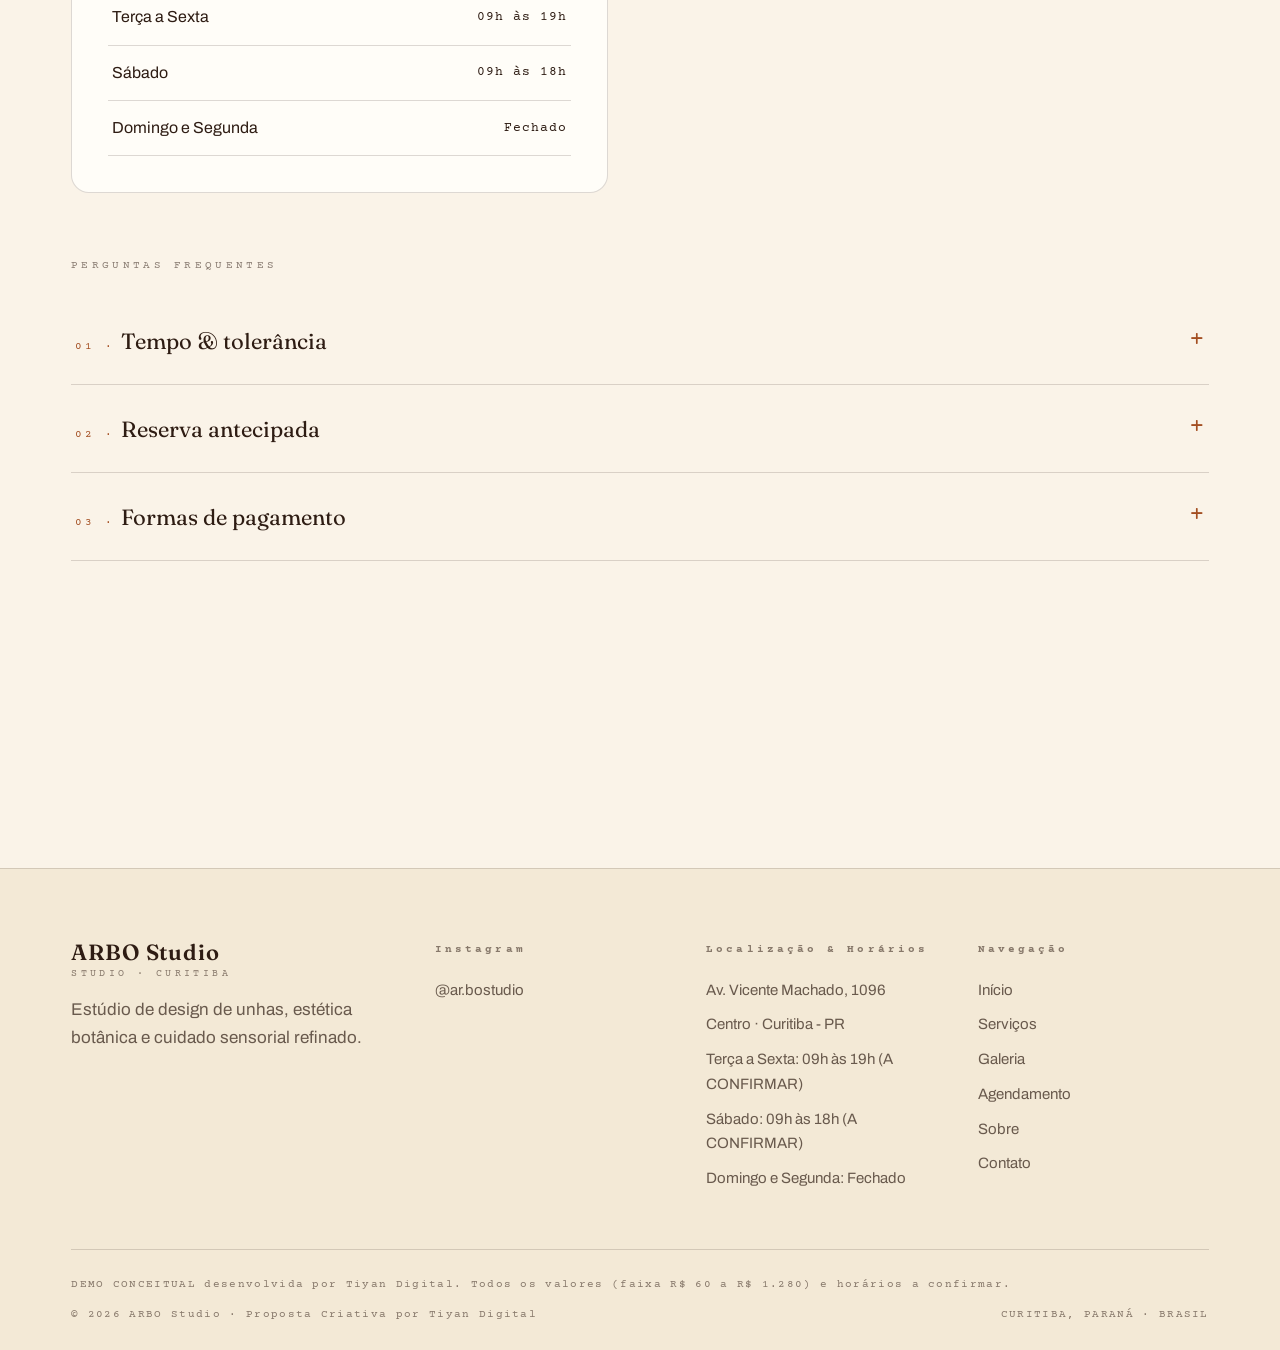
<file: contato/index.html>
<!DOCTYPE html>
<html lang="pt-BR">
<head>
<meta charset="UTF-8">
<meta name="viewport" content="width=device-width, initial-scale=1.0">
<title>Contato — ARBO Studio Curitiba</title>
<meta name="description" content="Fale com a ARBO Studio, Curitiba: WhatsApp do atelier, Instagram @ar.bostudio e endereço na Av. Vicente Machado, 1096. Proposta conceitual — canais a confirmar.">
<link rel="preconnect" href="https://fonts.googleapis.com">
<link rel="preconnect" href="https://fonts.gstatic.com" crossorigin>
<link href="https://fonts.googleapis.com/css2?family=Fraunces:ital,opsz,wght@0,9..144,300..700;1,9..144,300..700&family=Archivo:wght@400;500;600;700&family=Courier+Prime:wght@400;700&display=swap" rel="stylesheet">
<link rel="stylesheet" href="/assets/site.css">
</head>
<body data-page="contato">
<a class="skip" href="#main">Pular para o conteúdo</a>
<div class="grain" aria-hidden="true"></div>

<div class="ticker" aria-hidden="true"><div class="ticker__inner js-loop"><span>PROPOSTA TIYAN DIGITAL · DEMO CONCEITUAL · PREÇOS E HORÁRIOS A CONFIRMAR ·&nbsp;</span></div></div>

<header class="site-header">
  <div class="site-header__row">
    <a class="wordmark" href="/" aria-label="ARBO Studio — início">
      <span class="wordmark__name" data-business>ARBO Studio</span>
      <span class="wordmark__sub">STUDIO · CURITIBA</span>
    </a>
    <button class="nav-toggle" id="navToggle" aria-expanded="false" aria-controls="siteNav">MENU</button>
    <nav class="nav" id="siteNav" aria-label="Navegação principal">
      <a data-nav="home" href="/">Início</a>
      <a data-nav="servicos" href="/servicos/">Serviços</a>
      <a data-nav="galeria" href="/galeria/">Galeria</a>
      <a data-nav="agendamento" href="/agendamento/">Agendamento</a>
      <a data-nav="sobre" href="/sobre/">Sobre</a>
      <a data-nav="contato" href="/contato/">Contato</a>
      <a class="btn btn--primary header-cta" data-nav="agendar" href="/agendamento/">Agendar Horário</a>
    </nav>
  </div>
</header>

<main id="main">
  <section>
    <div class="wrap">
      <span class="label label--clay rv">Onde estamos &amp; como falar conosco</span>
      <h1 class="rv rv--d1" style="margin:22px 0 26px">Venha nos visitar no coração da <em>Vicente Machado</em>.</h1>

      <div class="contact-grid">
        <div>
          <span class="sec-kicker rv">Canais diretos</span>
          <h2 class="rv rv--d1" style="font-size:clamp(28px,4vw,48px);margin-bottom:28px">Escolha seu ponto de contato</h2>

          <div class="channel rv">
            <span class="label label--clay">WhatsApp · Atelier</span>
            <h3>Conversa direta com o studio</h3>
            <p>Número publicado em matéria (CuritibaCult). Agendamentos, dúvidas e orçamentos.</p>
            <a class="btn btn--primary" data-wa href="https://wa.me/5541991461096" style="font-size:19px">Iniciar Conversa →</a>
            <p class="disclaimer" style="margin:14px 0 0">Número publicado · <span data-wa-label>(41) 99146-1096</span> · a confirmar no atendimento</p>
          </div>

          <div class="channel rv rv--d1">
            <span class="label label--clay">Instagram · Oficial</span>
            <h3>@ar.bostudio</h3>
            <p>O dia a dia do atelier, bastidores e novidades do lookbook. DMs abertas de terça a sábado.</p>
            <a class="btn btn--ghost" href="https://www.instagram.com/ar.bostudio" target="_blank" rel="noopener">Seguir @ar.bostudio ↗</a>
          </div>

          <div class="addr-block rv rv--d2">
            <span class="label label--clay">Localização</span>
            <address>Av. Vicente Machado, 1096 · Centro<br>Curitiba — Paraná</address>
            <table class="hours-table">
              <thead><tr><th scope="col">Dia</th><th scope="col" style="text-align:right">Horário (a confirmar)</th></tr></thead>
              <tbody>
                <tr><td>Terça a Sexta</td><td>09h às 19h</td></tr>
                <tr><td>Sábado</td><td>09h às 18h</td></tr>
                <tr><td>Domingo e Segunda</td><td>Fechado</td></tr>
              </tbody>
            </table>
          </div>
        </div>

        <div>
          <span class="sec-kicker rv">Mensagem direta</span>
          <h2 class="rv rv--d1" style="font-size:clamp(28px,4vw,48px);margin-bottom:28px">Envie sua solicitação <em>editorial</em></h2>
          <form id="contactForm" novalidate class="rv rv--d2">
            <div class="field">
              <label for="fName">NOME COMPLETO</label>
              <input type="text" id="fName" name="nome" autocomplete="name" placeholder="Seu nome">
              <p class="err">Informe seu nome.</p>
            </div>
            <div class="field">
              <label for="fPhone">WHATSAPP OU TELEFONE</label>
              <input type="tel" id="fPhone" name="telefone" autocomplete="tel" placeholder="(41) 9 9999-9999">
              <p class="err">Informe um número válido.</p>
            </div>
            <div class="field">
              <label for="fSubject">ASSUNTO</label>
              <select id="fSubject" name="assunto">
                <option>Agendamento de ritual</option>
                <option>Dúvida sobre serviços</option>
                <option>Orçamento de nail art</option>
                <option>Parcerias</option>
                <option>Outro assunto</option>
              </select>
            </div>
            <div class="field">
              <label for="fMsg">SUA MENSAGEM</label>
              <textarea id="fMsg" name="mensagem" rows="5" placeholder="Conte o que você procura…"></textarea>
              <p class="err">Escreva ao menos uma frase (10 caracteres).</p>
            </div>
            <button class="btn btn--primary" type="submit" style="font-size:19px">Enviar Mensagem →</button>
            <p class="disclaimer">Demonstração — nenhum dado é enviado ou armazenado.</p>
          </form>
          <div class="form-ok" id="contactOk" role="status">
            <h3>Mensagem registrada ✓</h3>
            <p>Obrigado pelo contato! Em uma versão conectada, sua mensagem chegaria direto ao atelier. Para agendar agora, use o WhatsApp acima.</p>
            <p style="margin-top:20px"><a class="btn btn--ink" data-wa href="https://wa.me/5541991461096" style="font-size:19px">Chamar no WhatsApp →</a></p>
          </div>
        </div>
      </div>

      <div class="faq rv">
        <span class="sec-kicker">Perguntas frequentes</span>
        <details>
          <summary><span><span class="label label--clay">01 ·</span> Tempo &amp; tolerância</span><span class="plus">+</span></summary>
          <p>Pedimos pontualidade para honrar cada ritual. Atrasos de até 15 minutos são acomodados; acima disso, o atendimento pode ser remarcado.</p>
        </details>
        <details>
          <summary><span><span class="label label--clay">02 ·</span> Reserva antecipada</span><span class="plus">+</span></summary>
          <p>Recomendamos reservar com alguns dias de antecedência, especialmente para alongamentos e nail art editorial.</p>
        </details>
        <details>
          <summary><span><span class="label label--clay">03 ·</span> Formas de pagamento</span><span class="plus">+</span></summary>
          <p>As formas aceitas são confirmadas no atendimento. Faixa de valores dos serviços: R$ 60 a R$ 1.280 (matéria publicada).</p>
        </details>
      </div>
    </div>
  </section>
</main>

<footer class="site-footer">
  <div class="wrap">
    <div class="footer-grid">
      <div class="footer-brand">
        <a class="wordmark" href="/"><span class="wordmark__name" data-business>ARBO Studio</span><span class="wordmark__sub">STUDIO · CURITIBA</span></a>
        <p>Estúdio de design de unhas, estética botânica e cuidado sensorial refinado.</p>
      </div>
      <div class="footer-col">
        <h4>Instagram</h4>
        <a href="https://www.instagram.com/ar.bostudio" target="_blank" rel="noopener">@ar.bostudio</a>
      </div>
      <div class="footer-col">
        <h4>Localização &amp; Horários</h4>
        <ul>
          <li>Av. Vicente Machado, 1096</li>
          <li>Centro · Curitiba - PR</li>
          <li>Terça a Sexta: 09h às 19h (A CONFIRMAR)</li>
          <li>Sábado: 09h às 18h (A CONFIRMAR)</li>
          <li>Domingo e Segunda: Fechado</li>
        </ul>
      </div>
      <div class="footer-col">
        <h4>Navegação</h4>
        <a href="/">Início</a>
        <a href="/servicos/">Serviços</a>
        <a href="/galeria/">Galeria</a>
        <a href="/agendamento/">Agendamento</a>
        <a href="/sobre/">Sobre</a>
        <a href="/contato/">Contato</a>
      </div>
    </div>
    <div class="footer-legal">
      <span>DEMO CONCEITUAL desenvolvida por Tiyan Digital. Todos os valores (faixa R$ 60 a R$ 1.280) e horários a confirmar.</span>
      <span>© 2026 <span data-business>ARBO Studio</span> · Proposta Criativa por Tiyan Digital</span>
      <span>CURITIBA, PARANÁ · BRASIL</span>
    </div>
  </div>
</footer>
<script src="/assets/site.js" defer></script>
</body>
</html>
</file>
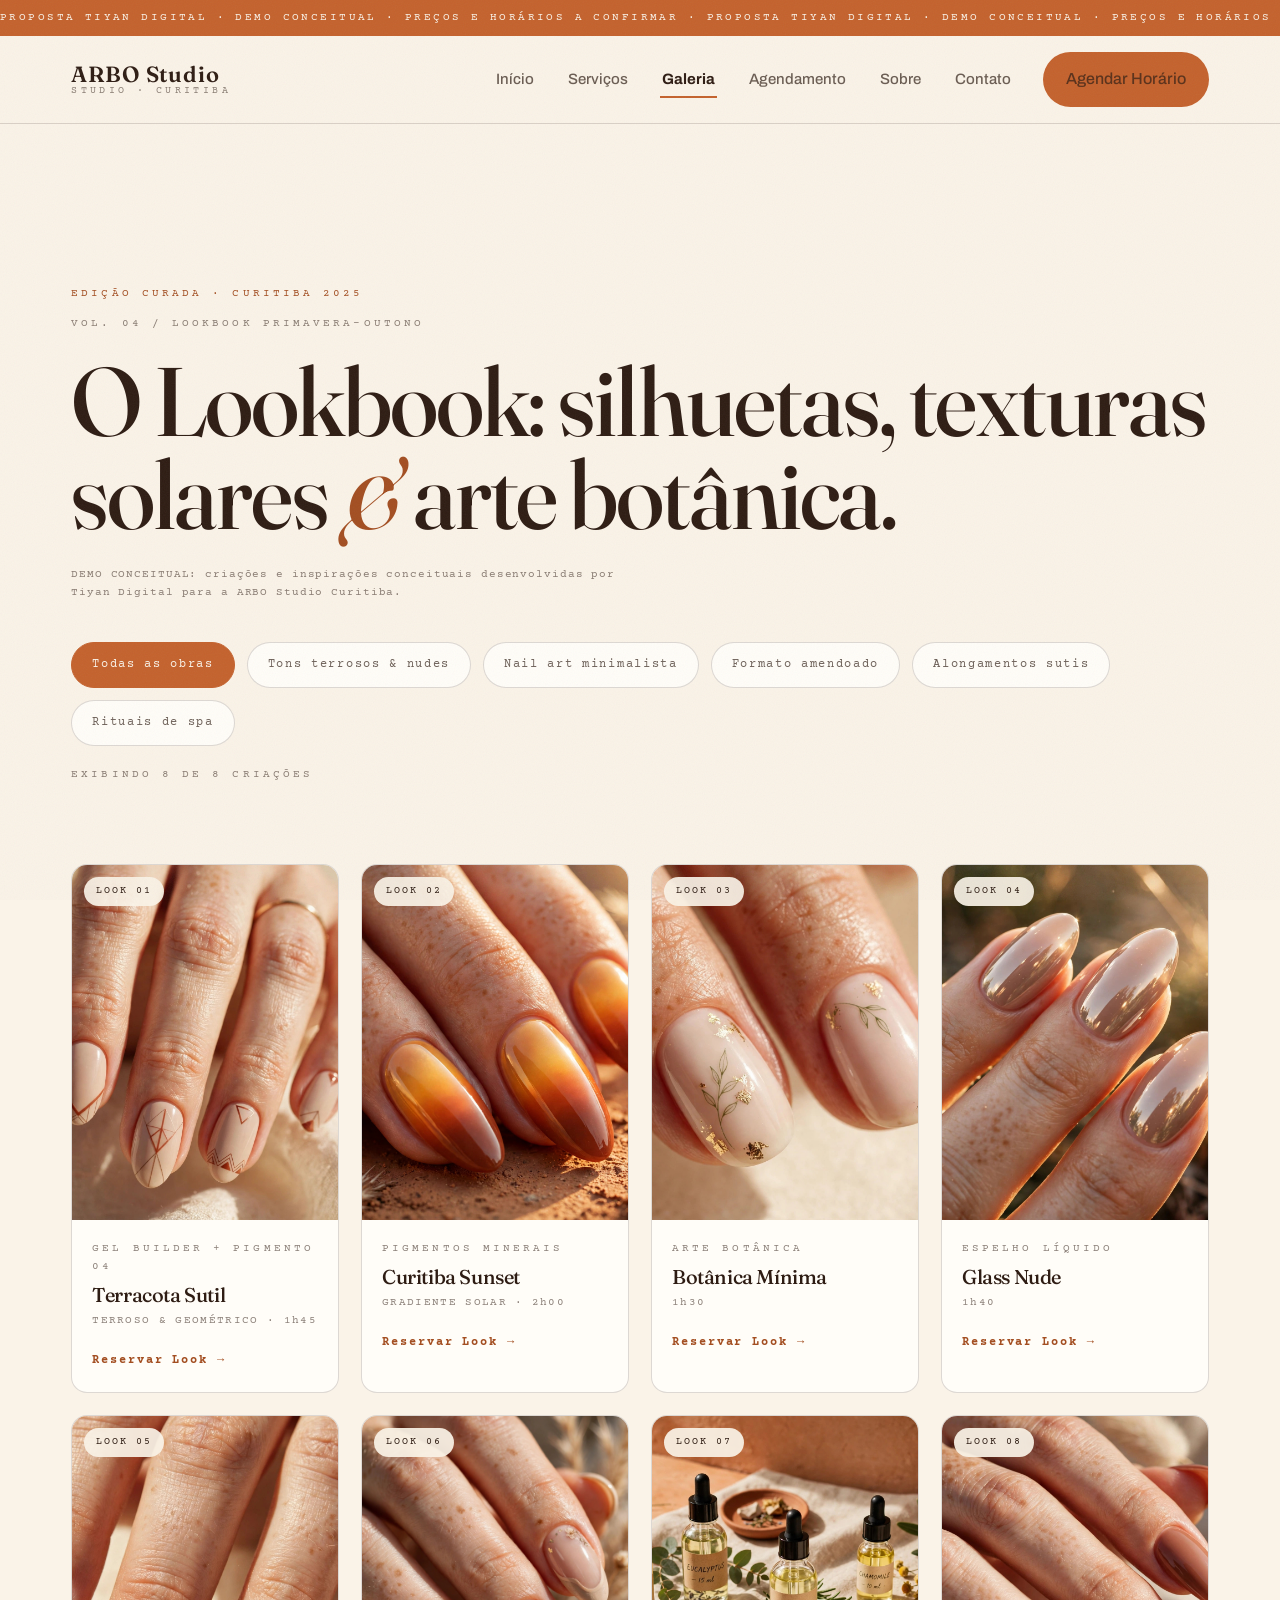
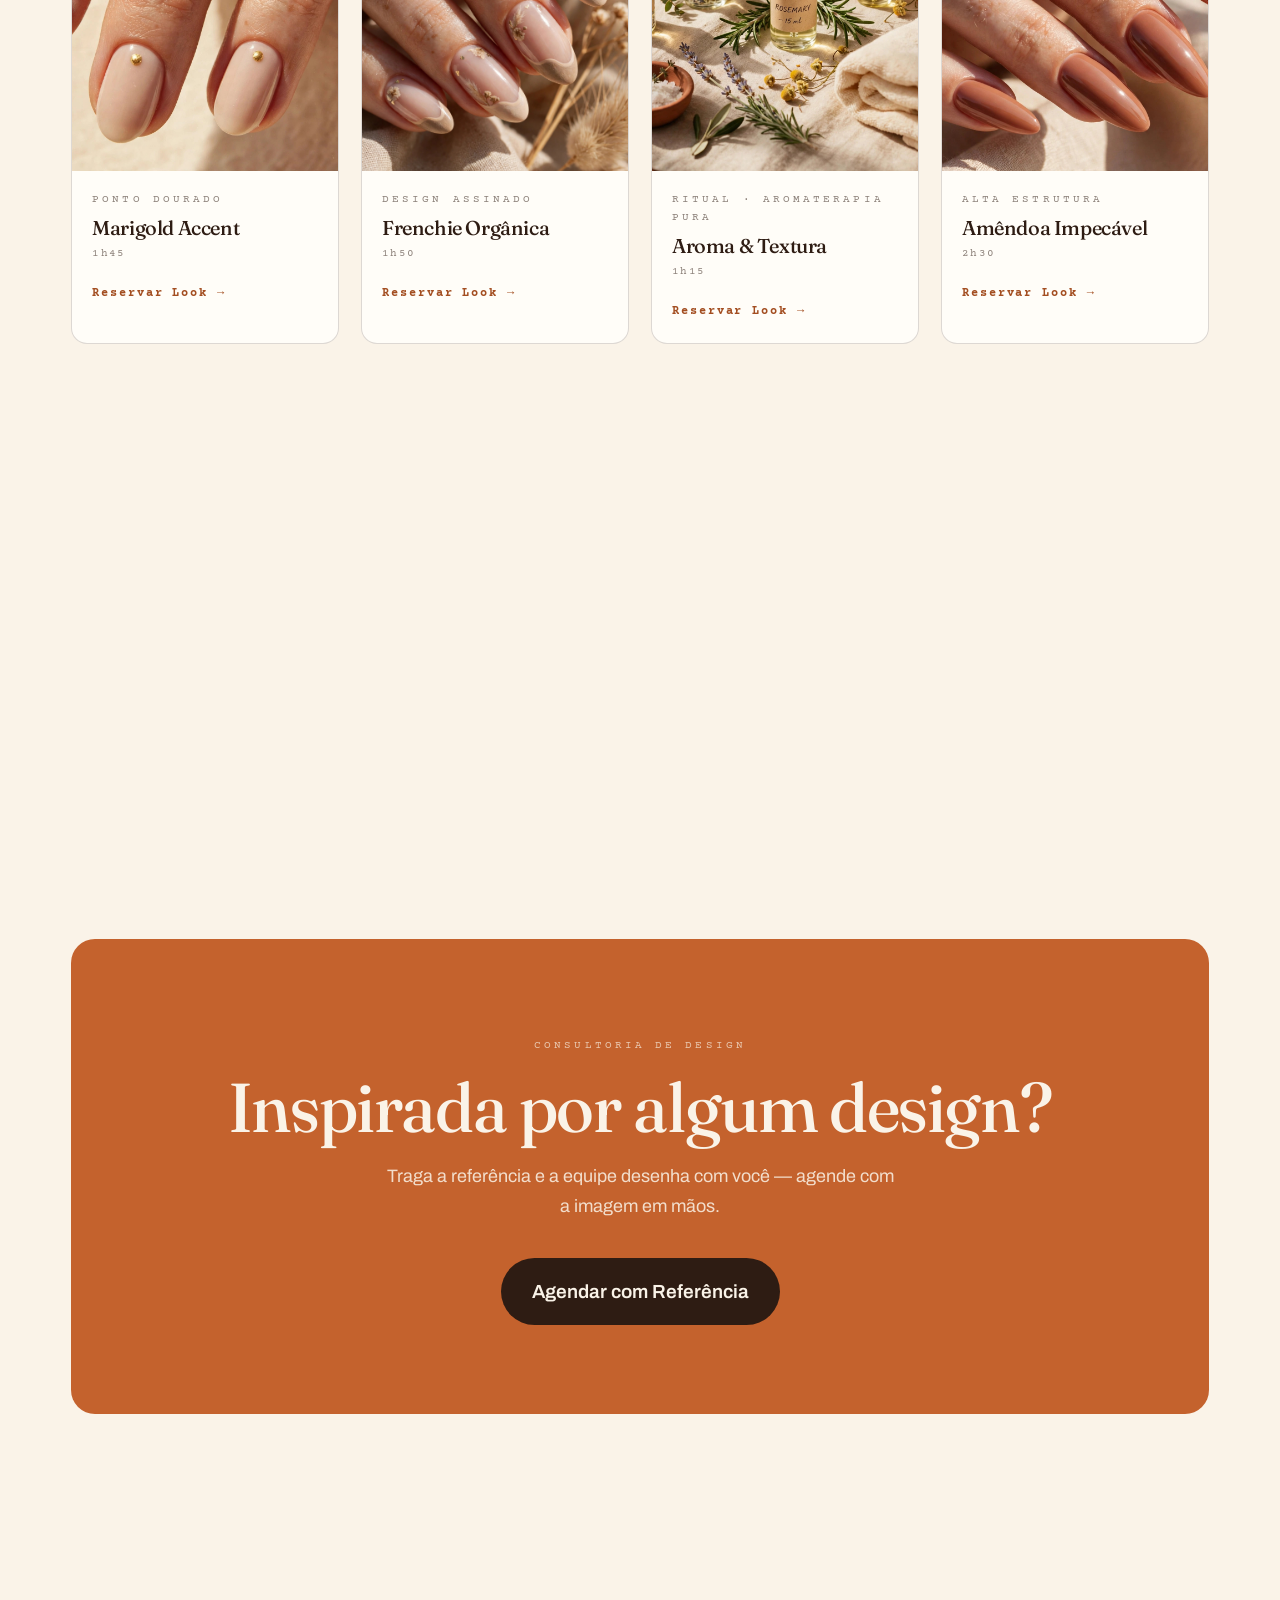
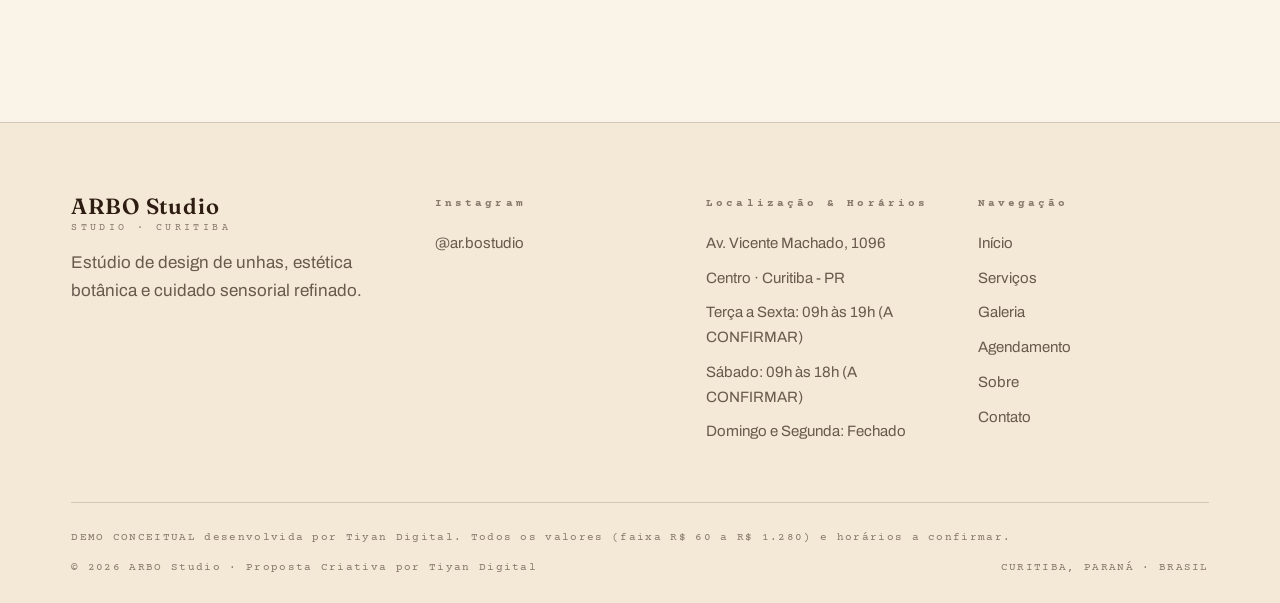
<file: galeria/index.html>
<!DOCTYPE html>
<html lang="pt-BR">
<head>
<meta charset="UTF-8">
<meta name="viewport" content="width=device-width, initial-scale=1.0">
<title>Lookbook · Galeria — ARBO Studio Curitiba</title>
<meta name="description" content="Lookbook conceitual da ARBO Studio, Curitiba: 8 criações editoriais — terrosos, nail art minimalista, formato amendoado, alongamentos e rituais de spa. Edição curada de demonstração.">
<link rel="preconnect" href="https://fonts.googleapis.com">
<link rel="preconnect" href="https://fonts.gstatic.com" crossorigin>
<link href="https://fonts.googleapis.com/css2?family=Fraunces:ital,opsz,wght@0,9..144,300..700;1,9..144,300..700&family=Archivo:wght@400;500;600;700&family=Courier+Prime:wght@400;700&display=swap" rel="stylesheet">
<link rel="stylesheet" href="/assets/site.css">
</head>
<body data-page="galeria">
<a class="skip" href="#main">Pular para o conteúdo</a>
<div class="grain" aria-hidden="true"></div>

<div class="ticker" aria-hidden="true"><div class="ticker__inner js-loop"><span>PROPOSTA TIYAN DIGITAL · DEMO CONCEITUAL · PREÇOS E HORÁRIOS A CONFIRMAR ·&nbsp;</span></div></div>

<header class="site-header">
  <div class="site-header__row">
    <a class="wordmark" href="/" aria-label="ARBO Studio — início">
      <span class="wordmark__name" data-business>ARBO Studio</span>
      <span class="wordmark__sub">STUDIO · CURITIBA</span>
    </a>
    <button class="nav-toggle" id="navToggle" aria-expanded="false" aria-controls="siteNav">MENU</button>
    <nav class="nav" id="siteNav" aria-label="Navegação principal">
      <a data-nav="home" href="/">Início</a>
      <a data-nav="servicos" href="/servicos/">Serviços</a>
      <a data-nav="galeria" href="/galeria/">Galeria</a>
      <a data-nav="agendamento" href="/agendamento/">Agendamento</a>
      <a data-nav="sobre" href="/sobre/">Sobre</a>
      <a data-nav="contato" href="/contato/">Contato</a>
      <a class="btn btn--primary header-cta" data-nav="agendar" href="/agendamento/">Agendar Horário</a>
    </nav>
  </div>
</header>

<main id="main">
  <section style="padding-bottom:0">
    <div class="wrap">
      <span class="label label--clay rv">Edição curada · Curitiba 2025</span>
      <p class="label rv" style="margin-top:10px">Vol. 04 / Lookbook Primavera-Outono</p>
      <h1 class="rv rv--d1" style="margin:22px 0 26px">O Lookbook: silhuetas, texturas solares <em>&amp;</em> arte botânica.</h1>
      <p class="disclaimer rv rv--d2" style="margin-top:0">DEMO CONCEITUAL: criações e inspirações conceituais desenvolvidas por Tiyan Digital para a ARBO Studio Curitiba.</p>

      <div class="filter-bar rv" id="galFilters" role="group" aria-label="Filtrar criações do lookbook">
        <button class="filter-chip" data-filter="all" aria-pressed="true">Todas as obras</button>
        <button class="filter-chip" data-filter="terrosos" aria-pressed="false">Tons terrosos &amp; nudes</button>
        <button class="filter-chip" data-filter="nailart" aria-pressed="false">Nail art minimalista</button>
        <button class="filter-chip" data-filter="amendoado" aria-pressed="false">Formato amendoado</button>
        <button class="filter-chip" data-filter="alongamento" aria-pressed="false">Alongamentos sutis</button>
        <button class="filter-chip" data-filter="spa" aria-pressed="false">Rituais de spa</button>
      </div>
      <p class="label rv" id="galCount" aria-live="polite" style="margin-bottom:8px">EXIBINDO 8 DE 8 CRIAÇÕES</p>
    </div>
  </section>

  <section style="padding-top:24px">
    <div class="wrap">
      <div class="gallery-grid">

        <article class="g-card rv" data-cat="terrosos">
          <div class="g-card__img"><span class="g-card__no">LOOK 01</span>
            <img src="/assets/img/look-01.jpg" alt="Nail art geométrica em pigmento terracota sobre base nude — Terracota Sutil" loading="lazy" width="1920" height="1280"></div>
          <div class="g-card__body"><span class="label">Gel builder + pigmento 04</span><h3>Terracota Sutil</h3>
            <p class="g-card__meta">TERROSO &amp; GEOMÉTRICO · 1h45</p>
            <a class="g-card__link" href="/agendamento/?look=LOOK%2001%20%C2%B7%20Terracota%20Sutil">Reservar Look →</a></div>
        </article>

        <article class="g-card rv rv--d1" data-cat="terrosos">
          <div class="g-card__img"><span class="g-card__no">LOOK 02</span>
            <img src="/assets/img/look-02.jpg" alt="Unhas amendoada com gradiente solar âmbar-terracota — Curitiba Sunset" loading="lazy" width="1920" height="1280"></div>
          <div class="g-card__body"><span class="label">Pigmentos minerais</span><h3>Curitiba Sunset</h3>
            <p class="g-card__meta">GRADIENTE SOLAR · 2h00</p>
            <a class="g-card__link" href="/agendamento/?look=LOOK%2002%20%C2%B7%20Curitiba%20Sunset">Reservar Look →</a></div>
        </article>

        <article class="g-card rv rv--d2" data-cat="nailart">
          <div class="g-card__img"><span class="g-card__no">LOOK 03</span>
            <img src="/assets/img/look-03.jpg" alt="Nail art botânica mínima com detalhe dourado — Botânica Mínima" loading="lazy" width="1920" height="1280"></div>
          <div class="g-card__body"><span class="label">Arte botânica</span><h3>Botânica Mínima</h3>
            <p class="g-card__meta">1h30</p>
            <a class="g-card__link" href="/agendamento/?look=LOOK%2003%20%C2%B7%20Bot%C3%A2nica%20M%C3%ADnima">Reservar Look →</a></div>
        </article>

        <article class="g-card rv" data-cat="amendoado">
          <div class="g-card__img"><span class="g-card__no">LOOK 04</span>
            <img src="/assets/img/look-04.jpg" alt="Unhas nude com acabamento espelhado líquido — Glass Nude" loading="lazy" width="1920" height="1280"></div>
          <div class="g-card__body"><span class="label">Espelho líquido</span><h3>Glass Nude</h3>
            <p class="g-card__meta">1h40</p>
            <a class="g-card__link" href="/agendamento/?look=LOOK%2004%20%C2%B7%20Glass%20Nude">Reservar Look →</a></div>
        </article>

        <article class="g-card rv rv--d1" data-cat="nailart">
          <div class="g-card__img"><span class="g-card__no">LOOK 05</span>
            <img src="/assets/img/look-05.jpg" alt="Ponto dourado marigold sobre base nude — Marigold Accent" loading="lazy" width="1920" height="1280"></div>
          <div class="g-card__body"><span class="label">Ponto dourado</span><h3>Marigold Accent</h3>
            <p class="g-card__meta">1h45</p>
            <a class="g-card__link" href="/agendamento/?look=LOOK%2005%20%C2%B7%20Marigold%20Accent">Reservar Look →</a></div>
        </article>

        <article class="g-card rv rv--d2" data-cat="amendoado">
          <div class="g-card__img"><span class="g-card__no">LOOK 06</span>
            <img src="/assets/img/look-06.jpg" alt="Francesinha orgânica com linha suave — Frenchie Orgânica" loading="lazy" width="1920" height="1280"></div>
          <div class="g-card__body"><span class="label">Design assinado</span><h3>Frenchie Orgânica</h3>
            <p class="g-card__meta">1h50</p>
            <a class="g-card__link" href="/agendamento/?look=LOOK%2006%20%C2%B7%20Frenchie%20Org%C3%A2nica">Reservar Look →</a></div>
        </article>

        <article class="g-card rv" data-cat="spa">
          <div class="g-card__img"><span class="g-card__no">LOOK 07</span>
            <img src="/assets/img/look-07.jpg" alt="Ritual de aromaterapia com óleos essenciais e toalha — Aroma &amp; Textura" loading="lazy" width="1920" height="1280"></div>
          <div class="g-card__body"><span class="label">Ritual · Aromaterapia pura</span><h3>Aroma &amp; Textura</h3>
            <p class="g-card__meta">1h15</p>
            <a class="g-card__link" href="/agendamento/?look=LOOK%2007%20%C2%B7%20Aroma%20%26%20Textura">Reservar Look →</a></div>
        </article>

        <article class="g-card rv rv--d1" data-cat="alongamento">
          <div class="g-card__img"><span class="g-card__no">LOOK 08</span>
            <img src="/assets/img/look-08.jpg" alt="Alongamento amendoado impecável em gel nude terracota — Amêndoa Impecável" loading="lazy" width="1920" height="1280"></div>
          <div class="g-card__body"><span class="label">Alta estrutura</span><h3>Amêndoa Impecável</h3>
            <p class="g-card__meta">2h30</p>
            <a class="g-card__link" href="/agendamento/?look=LOOK%2008%20%C2%B7%20Am%C3%AAndoa%20Impec%C3%A1vel">Reservar Look →</a></div>
        </article>

      </div>

      <div class="ig-band rv">
        <span class="label label--clay">Diário em tempo real</span>
        <h2>Conecte-se ao nosso estúdio: <a href="https://www.instagram.com/ar.bostudio" target="_blank" rel="noopener" style="color:var(--clay-deep)">@ar.bostudio</a></h2>
        <div class="hashtags">
          <span>#arboessenciais</span><span>#ritualchá</span><span>#nailartcuritiba</span><span>#espaçoarbo</span>
        </div>
      </div>

      <div class="cta-panel rv" style="margin-top:clamp(56px,8vw,110px)">
        <span class="label" style="color:rgba(250,243,232,.7)">Consultoria de design</span>
        <h2 style="margin-top:16px">Inspirada por algum design?</h2>
        <p>Traga a referência e a equipe desenha com você — agende com a imagem em mãos.</p>
        <div class="cta-panel__row">
          <a class="btn btn--ink" href="/agendamento/" style="font-size:19px">Agendar com Referência</a>
        </div>
      </div>

    </div>
  </section>
</main>

<footer class="site-footer">
  <div class="wrap">
    <div class="footer-grid">
      <div class="footer-brand">
        <a class="wordmark" href="/"><span class="wordmark__name" data-business>ARBO Studio</span><span class="wordmark__sub">STUDIO · CURITIBA</span></a>
        <p>Estúdio de design de unhas, estética botânica e cuidado sensorial refinado.</p>
      </div>
      <div class="footer-col">
        <h4>Instagram</h4>
        <a href="https://www.instagram.com/ar.bostudio" target="_blank" rel="noopener">@ar.bostudio</a>
      </div>
      <div class="footer-col">
        <h4>Localização &amp; Horários</h4>
        <ul>
          <li>Av. Vicente Machado, 1096</li>
          <li>Centro · Curitiba - PR</li>
          <li>Terça a Sexta: 09h às 19h (A CONFIRMAR)</li>
          <li>Sábado: 09h às 18h (A CONFIRMAR)</li>
          <li>Domingo e Segunda: Fechado</li>
        </ul>
      </div>
      <div class="footer-col">
        <h4>Navegação</h4>
        <a href="/">Início</a>
        <a href="/servicos/">Serviços</a>
        <a href="/galeria/">Galeria</a>
        <a href="/agendamento/">Agendamento</a>
        <a href="/sobre/">Sobre</a>
        <a href="/contato/">Contato</a>
      </div>
    </div>
    <div class="footer-legal">
      <span>DEMO CONCEITUAL desenvolvida por Tiyan Digital. Todos os valores (faixa R$ 60 a R$ 1.280) e horários a confirmar.</span>
      <span>© 2026 <span data-business>ARBO Studio</span> · Proposta Criativa por Tiyan Digital</span>
      <span>CURITIBA, PARANÁ · BRASIL</span>
    </div>
  </div>
</footer>
<script src="/assets/site.js" defer></script>
</body>
</html>
</file>
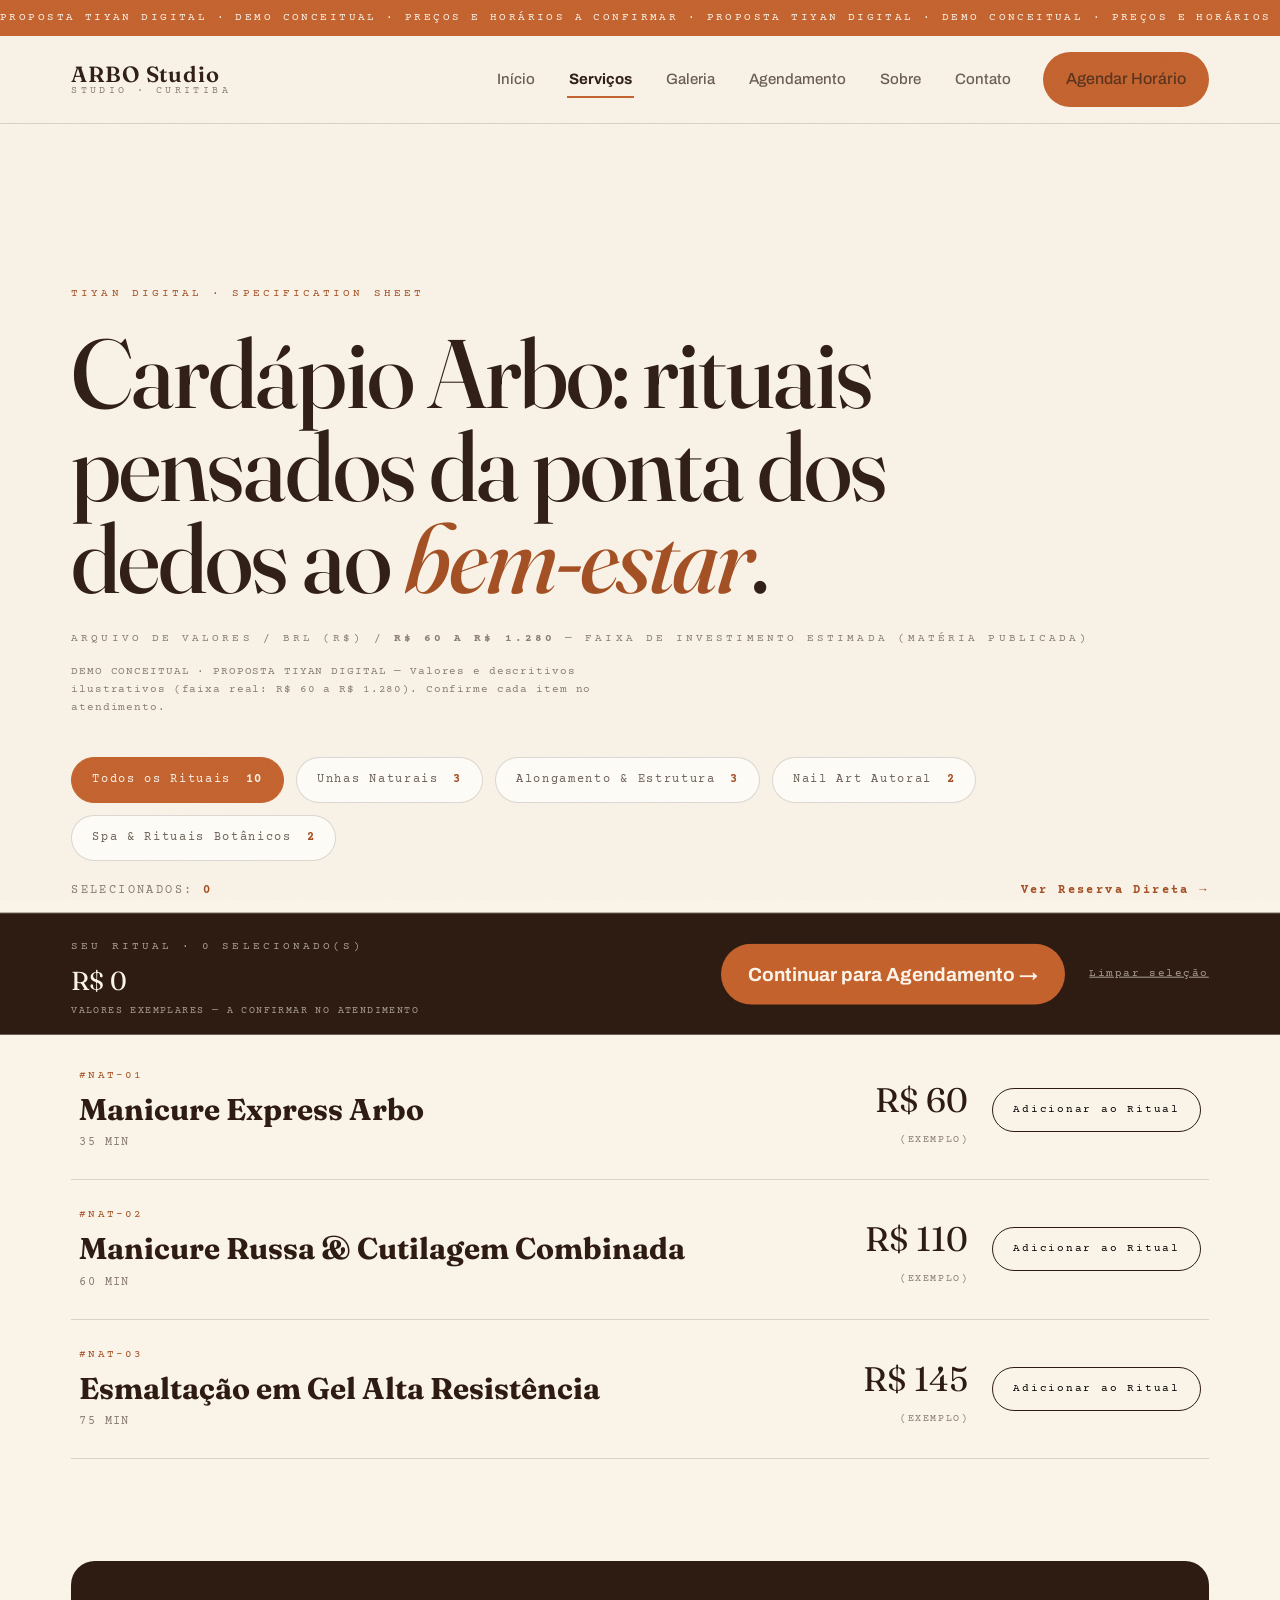
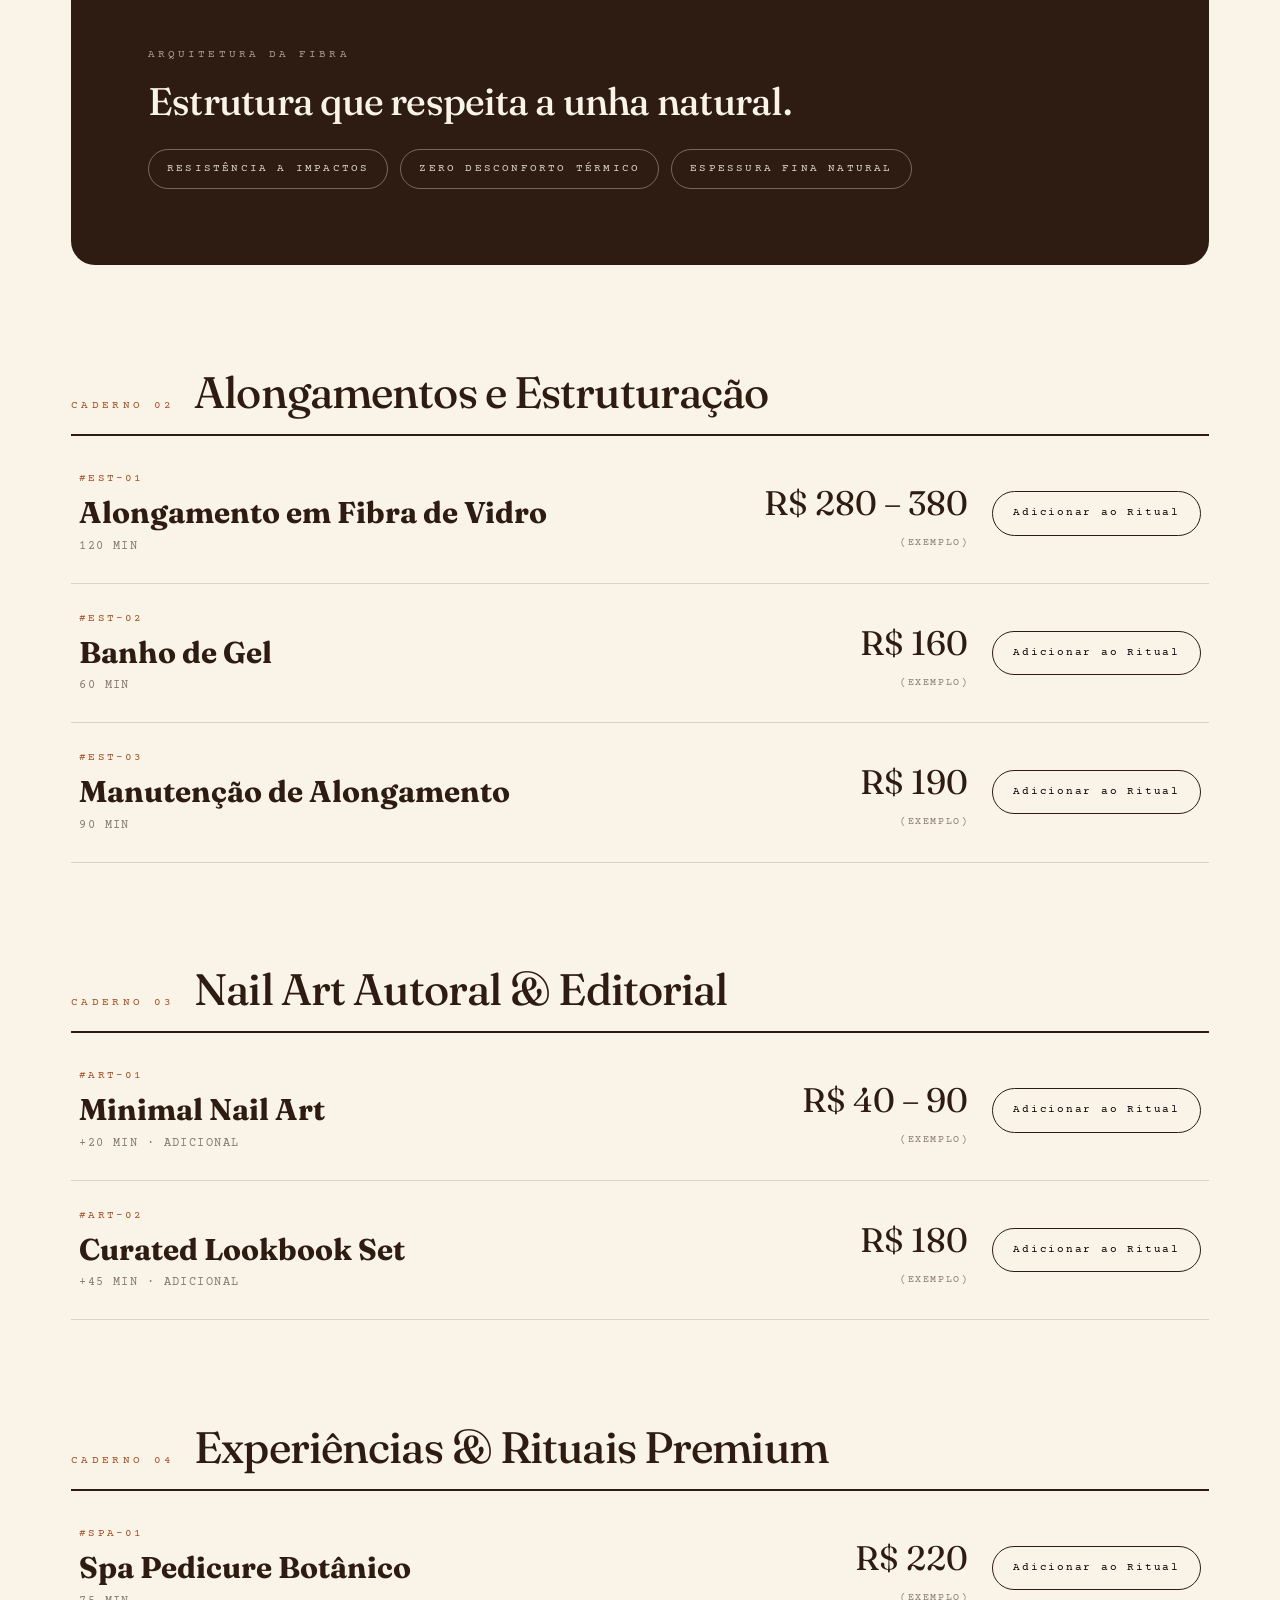
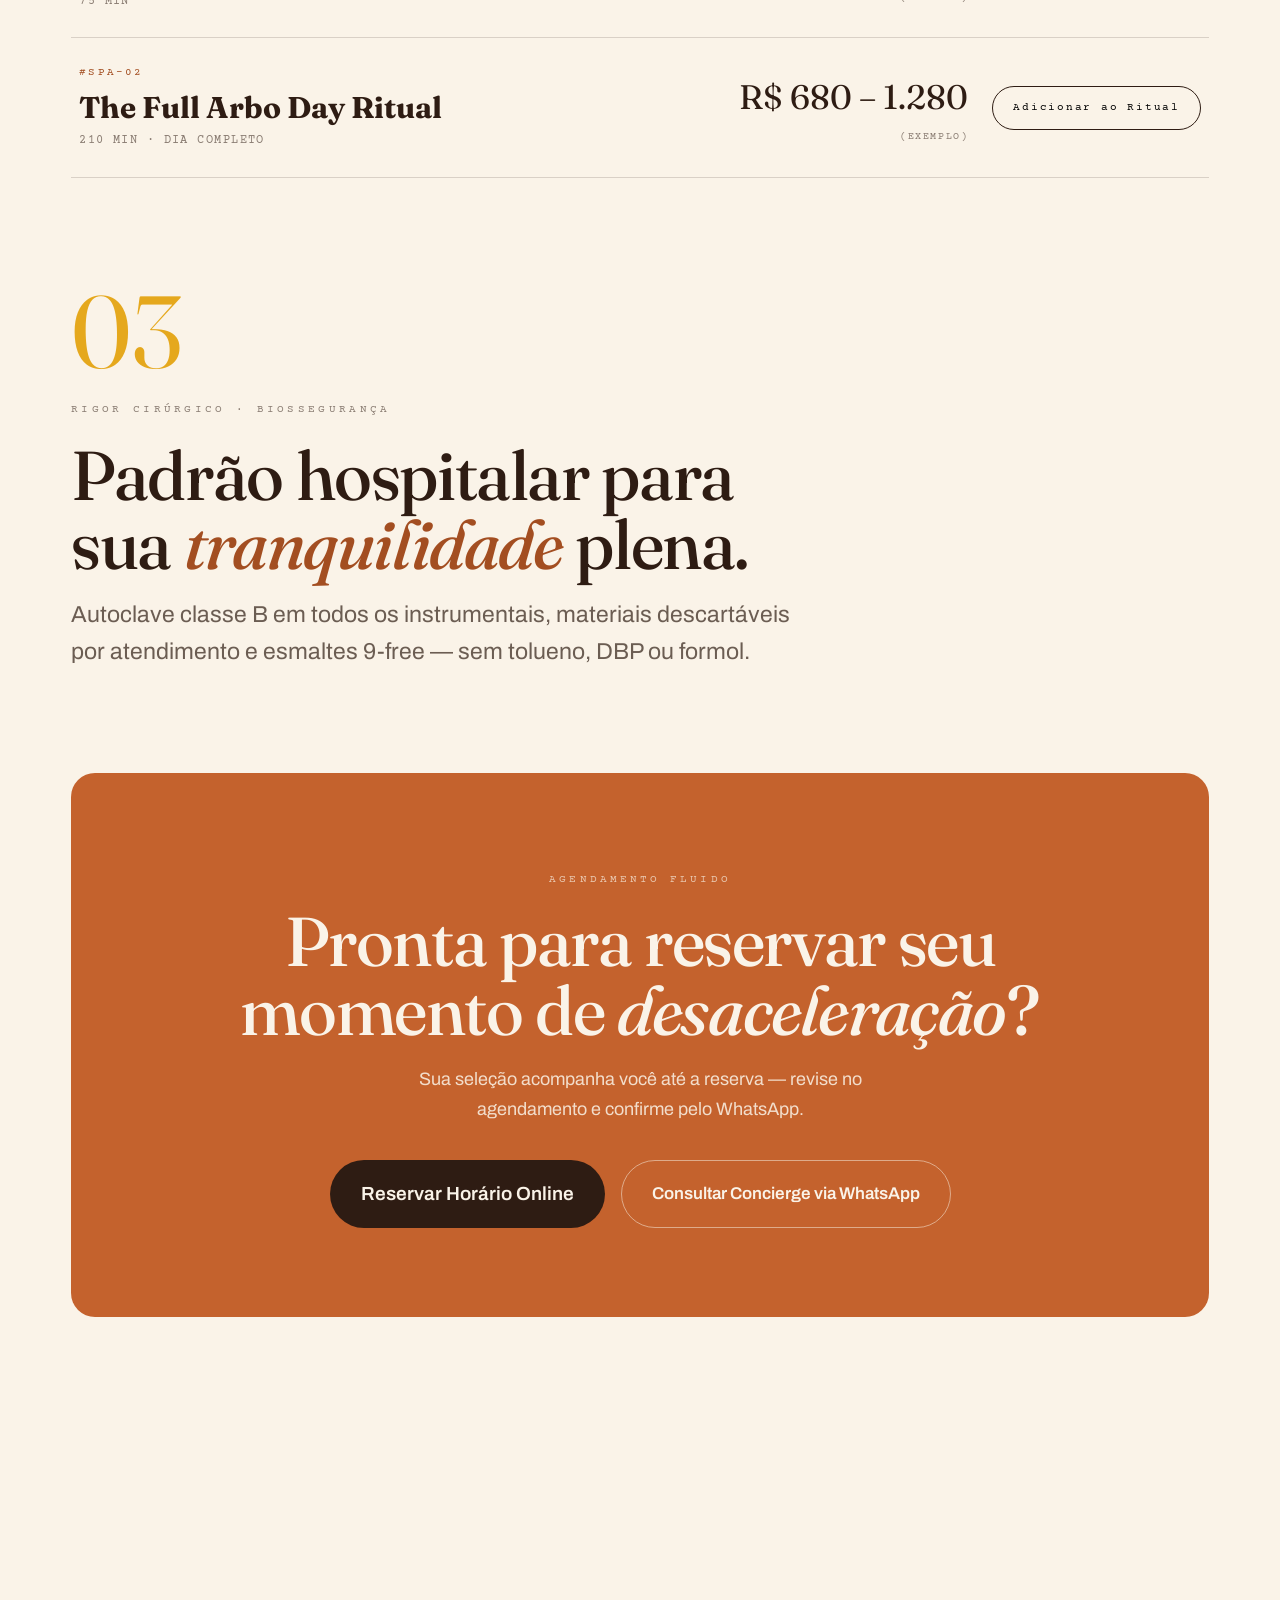
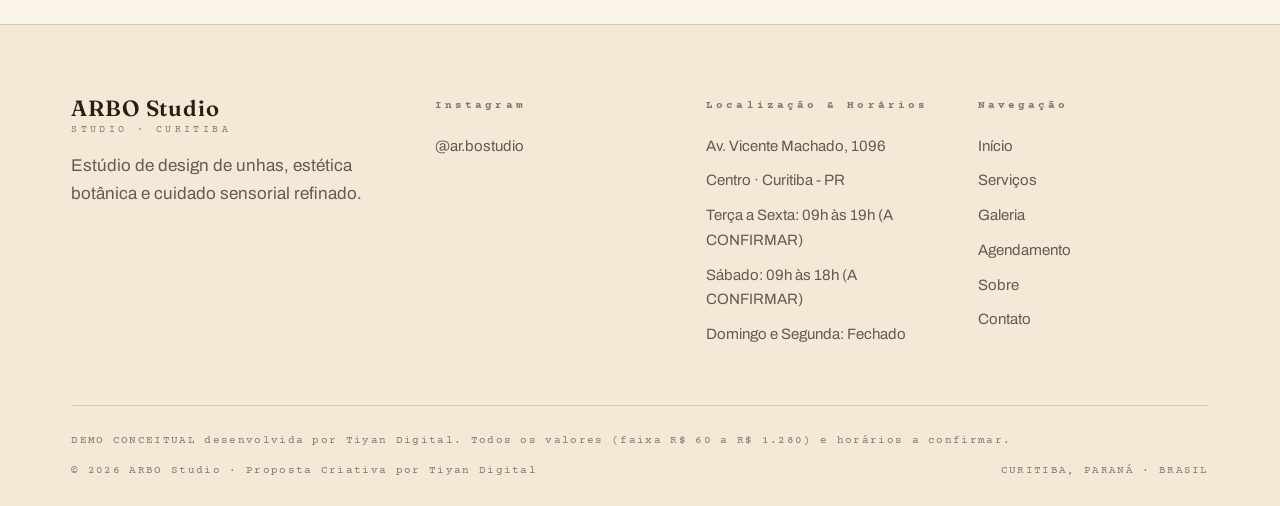
<file: servicos/index.html>
<!DOCTYPE html>
<html lang="pt-BR">
<head>
<meta charset="UTF-8">
<meta name="viewport" content="width=device-width, initial-scale=1.0">
<title>Cardápio Arbo — Serviços · ARBO Studio Curitiba</title>
<meta name="description" content="Cardápio de rituais da ARBO Studio, Curitiba: unhas naturais, alongamento, nail art autoral e spa botânico. Faixa de serviços R$ 60 a R$ 1.280 (matéria publicada). Valores individuais de exemplo.">
<link rel="preconnect" href="https://fonts.googleapis.com">
<link rel="preconnect" href="https://fonts.gstatic.com" crossorigin>
<link href="https://fonts.googleapis.com/css2?family=Fraunces:ital,opsz,wght@0,9..144,300..700;1,9..144,300..700&family=Archivo:wght@400;500;600;700&family=Courier+Prime:wght@400;700&display=swap" rel="stylesheet">
<link rel="stylesheet" href="/assets/site.css">
</head>
<body data-page="servicos">
<a class="skip" href="#main">Pular para o conteúdo</a>
<div class="grain" aria-hidden="true"></div>

<div class="ticker" aria-hidden="true"><div class="ticker__inner js-loop"><span>PROPOSTA TIYAN DIGITAL · DEMO CONCEITUAL · PREÇOS E HORÁRIOS A CONFIRMAR ·&nbsp;</span></div></div>

<header class="site-header">
  <div class="site-header__row">
    <a class="wordmark" href="/" aria-label="ARBO Studio — início">
      <span class="wordmark__name" data-business>ARBO Studio</span>
      <span class="wordmark__sub">STUDIO · CURITIBA</span>
    </a>
    <button class="nav-toggle" id="navToggle" aria-expanded="false" aria-controls="siteNav">MENU</button>
    <nav class="nav" id="siteNav" aria-label="Navegação principal">
      <a data-nav="home" href="/">Início</a>
      <a data-nav="servicos" href="/servicos/">Serviços</a>
      <a data-nav="galeria" href="/galeria/">Galeria</a>
      <a data-nav="agendamento" href="/agendamento/">Agendamento</a>
      <a data-nav="sobre" href="/sobre/">Sobre</a>
      <a data-nav="contato" href="/contato/">Contato</a>
      <a class="btn btn--primary header-cta" data-nav="agendar" href="/agendamento/">Agendar Horário</a>
    </nav>
  </div>
</header>

<main id="main">
  <section style="padding-bottom:0">
    <div class="wrap">
      <span class="label label--clay rv">Tiyan Digital · Specification Sheet</span>
      <h1 class="rv rv--d1" style="margin:22px 0 26px">Cardápio Arbo: rituais pensados da ponta dos dedos ao <em>bem-estar</em>.</h1>
      <p class="label rv rv--d2">Arquivo de valores / BRL (R$) / <strong>R$ 60 a R$ 1.280</strong> — faixa de investimento estimada (matéria publicada)</p>
      <p class="disclaimer rv rv--d2" style="margin-top:14px">DEMO CONCEITUAL · PROPOSTA TIYAN DIGITAL — Valores e descritivos ilustrativos (faixa real: R$ 60 a R$ 1.280). Confirme cada item no atendimento.</p>

      <div class="filter-bar rv" id="svcFilters" role="group" aria-label="Filtrar rituais por categoria">
        <button class="filter-chip" data-filter="all" aria-pressed="true">Todos os Rituais <span class="n">10</span></button>
        <button class="filter-chip" data-filter="naturais" aria-pressed="false">Unhas Naturais <span class="n">3</span></button>
        <button class="filter-chip" data-filter="alongamento" aria-pressed="false">Alongamento &amp; Estrutura <span class="n">3</span></button>
        <button class="filter-chip" data-filter="nailart" aria-pressed="false">Nail Art Autoral <span class="n">2</span></button>
        <button class="filter-chip" data-filter="spa" aria-pressed="false">Spa &amp; Rituais Botânicos <span class="n">2</span></button>
      </div>
      <div class="sel-line rv">
        <span>SELECIONADOS: <span id="selCount" aria-live="polite">0</span></span>
        <a href="/agendamento/" style="color:var(--clay-deep);font-weight:700;text-decoration:none">Ver Reserva Direta →</a>
      </div>
    </div>
  </section>

  <section style="padding-top:24px">
    <div class="wrap">

      <div class="caderno rv">
        <div class="caderno__head"><span class="no">CADERNO 01</span><h3>Unhas Naturais &amp; Esmaltação</h3></div>
        <article class="svc" data-cat="naturais" data-code="NAT-01" data-name="Manicure Express Arbo" data-min="60" data-max="60" data-dur="35 MIN">
          <div class="svc__body"><div class="svc__code">#NAT-01</div><h4 class="svc__name">Manicure Express Arbo</h4><div class="svc__meta">35 MIN</div></div>
          <div class="svc__price"><span class="v">R$ 60</span><small>(EXEMPLO)</small></div>
          <div class="svc__btn"><button type="button" class="add-btn" data-code="NAT-01" aria-pressed="false"><span>Adicionar ao Ritual</span></button></div>
        </article>
        <article class="svc" data-cat="naturais" data-code="NAT-02" data-name="Manicure Russa &amp; Cutilagem Combinada" data-min="110" data-max="110" data-dur="60 MIN">
          <div class="svc__body"><div class="svc__code">#NAT-02</div><h4 class="svc__name">Manicure Russa &amp; Cutilagem Combinada</h4><div class="svc__meta">60 MIN</div></div>
          <div class="svc__price"><span class="v">R$ 110</span><small>(EXEMPLO)</small></div>
          <div class="svc__btn"><button type="button" class="add-btn" data-code="NAT-02" aria-pressed="false"><span>Adicionar ao Ritual</span></button></div>
        </article>
        <article class="svc" data-cat="naturais" data-code="NAT-03" data-name="Esmaltação em Gel Alta Resistência" data-min="145" data-max="145" data-dur="75 MIN">
          <div class="svc__body"><div class="svc__code">#NAT-03</div><h4 class="svc__name">Esmaltação em Gel Alta Resistência</h4><div class="svc__meta">75 MIN</div></div>
          <div class="svc__price"><span class="v">R$ 145</span><small>(EXEMPLO)</small></div>
          <div class="svc__btn"><button type="button" class="add-btn" data-code="NAT-03" aria-pressed="false"><span>Adicionar ao Ritual</span></button></div>
        </article>
      </div>

      <div class="interlude rv">
        <span class="label" style="color:rgba(250,243,232,.6)">Arquitetura da fibra</span>
        <h3>Estrutura que respeita a unha natural.</h3>
        <div class="badge-row">
          <span class="badge">RESISTÊNCIA A IMPACTOS</span>
          <span class="badge">ZERO DESCONFORTO TÉRMICO</span>
          <span class="badge">ESPESSURA FINA NATURAL</span>
        </div>
      </div>

      <div class="caderno rv">
        <div class="caderno__head"><span class="no">CADERNO 02</span><h3>Alongamentos e Estruturação</h3></div>
        <article class="svc" data-cat="alongamento" data-code="EST-01" data-name="Alongamento em Fibra de Vidro" data-min="280" data-max="380" data-dur="120 MIN">
          <div class="svc__body"><div class="svc__code">#EST-01</div><h4 class="svc__name">Alongamento em Fibra de Vidro</h4><div class="svc__meta">120 MIN</div></div>
          <div class="svc__price"><span class="v">R$ 280 – 380</span><small>(EXEMPLO)</small></div>
          <div class="svc__btn"><button type="button" class="add-btn" data-code="EST-01" aria-pressed="false"><span>Adicionar ao Ritual</span></button></div>
        </article>
        <article class="svc" data-cat="alongamento" data-code="EST-02" data-name="Banho de Gel" data-min="160" data-max="160" data-dur="60 MIN">
          <div class="svc__body"><div class="svc__code">#EST-02</div><h4 class="svc__name">Banho de Gel</h4><div class="svc__meta">60 MIN</div></div>
          <div class="svc__price"><span class="v">R$ 160</span><small>(EXEMPLO)</small></div>
          <div class="svc__btn"><button type="button" class="add-btn" data-code="EST-02" aria-pressed="false"><span>Adicionar ao Ritual</span></button></div>
        </article>
        <article class="svc" data-cat="alongamento" data-code="EST-03" data-name="Manutenção de Alongamento" data-min="190" data-max="190" data-dur="90 MIN">
          <div class="svc__body"><div class="svc__code">#EST-03</div><h4 class="svc__name">Manutenção de Alongamento</h4><div class="svc__meta">90 MIN</div></div>
          <div class="svc__price"><span class="v">R$ 190</span><small>(EXEMPLO)</small></div>
          <div class="svc__btn"><button type="button" class="add-btn" data-code="EST-03" aria-pressed="false"><span>Adicionar ao Ritual</span></button></div>
        </article>
      </div>

      <div class="caderno rv">
        <div class="caderno__head"><span class="no">CADERNO 03</span><h3>Nail Art Autoral &amp; Editorial</h3></div>
        <article class="svc" data-cat="nailart" data-code="ART-01" data-name="Minimal Nail Art" data-min="40" data-max="90" data-dur="+20 MIN">
          <div class="svc__body"><div class="svc__code">#ART-01</div><h4 class="svc__name">Minimal Nail Art</h4><div class="svc__meta">+20 MIN · ADICIONAL</div></div>
          <div class="svc__price"><span class="v">R$ 40 – 90</span><small>(EXEMPLO)</small></div>
          <div class="svc__btn"><button type="button" class="add-btn" data-code="ART-01" aria-pressed="false"><span>Adicionar ao Ritual</span></button></div>
        </article>
        <article class="svc" data-cat="nailart" data-code="ART-02" data-name="Curated Lookbook Set" data-min="180" data-max="180" data-dur="+45 MIN">
          <div class="svc__body"><div class="svc__code">#ART-02</div><h4 class="svc__name">Curated Lookbook Set</h4><div class="svc__meta">+45 MIN · ADICIONAL</div></div>
          <div class="svc__price"><span class="v">R$ 180</span><small>(EXEMPLO)</small></div>
          <div class="svc__btn"><button type="button" class="add-btn" data-code="ART-02" aria-pressed="false"><span>Adicionar ao Ritual</span></button></div>
        </article>
      </div>

      <div class="caderno rv">
        <div class="caderno__head"><span class="no">CADERNO 04</span><h3>Experiências &amp; Rituais Premium</h3></div>
        <article class="svc" data-cat="spa" data-code="SPA-01" data-name="Spa Pedicure Botânico" data-min="220" data-max="220" data-dur="75 MIN">
          <div class="svc__body"><div class="svc__code">#SPA-01</div><h4 class="svc__name">Spa Pedicure Botânico</h4><div class="svc__meta">75 MIN</div></div>
          <div class="svc__price"><span class="v">R$ 220</span><small>(EXEMPLO)</small></div>
          <div class="svc__btn"><button type="button" class="add-btn" data-code="SPA-01" aria-pressed="false"><span>Adicionar ao Ritual</span></button></div>
        </article>
        <article class="svc" data-cat="spa" data-code="SPA-02" data-name="The Full Arbo Day Ritual" data-min="680" data-max="1280" data-dur="210 MIN">
          <div class="svc__body"><div class="svc__code">#SPA-02</div><h4 class="svc__name">The Full Arbo Day Ritual</h4><div class="svc__meta">210 MIN · DIA COMPLETO</div></div>
          <div class="svc__price"><span class="v">R$ 680 – 1.280</span><small>(EXEMPLO)</small></div>
          <div class="svc__btn"><button type="button" class="add-btn" data-code="SPA-02" aria-pressed="false"><span>Adicionar ao Ritual</span></button></div>
        </article>
      </div>

      <div class="rv" style="margin-bottom:clamp(56px,8vw,110px)">
        <span class="sec-num" aria-hidden="true">03</span>
        <span class="sec-kicker">Rigor cirúrgico · Biossegurança</span>
        <h2 style="margin-bottom:18px">Padrão hospitalar para sua <em>tranquilidade</em> plena.</h2>
        <p class="lede">Autoclave classe B em todos os instrumentais, materiais descartáveis por atendimento e esmaltes 9-free — sem tolueno, DBP ou formol.</p>
      </div>

      <div class="cta-panel rv" style="margin-bottom:0">
        <span class="label" style="color:rgba(250,243,232,.7)">Agendamento fluido</span>
        <h2 style="margin-top:16px">Pronta para reservar seu momento de <em style="color:var(--cream)">desaceleração</em>?</h2>
        <p>Sua seleção acompanha você até a reserva — revise no agendamento e confirme pelo WhatsApp.</p>
        <div class="cta-panel__row">
          <a class="btn btn--ink" href="/agendamento/" style="font-size:19px">Reservar Horário Online</a>
          <a class="btn btn--ghost" data-wa href="https://wa.me/5541991461096" style="border-color:rgba(250,243,232,.5);color:var(--cream);font-size:17px">Consultar Concierge via WhatsApp</a>
        </div>
      </div>

    </div>
  </section>
</main>

<aside class="booking-bar" id="bookingBar" aria-live="polite" aria-label="Resumo da sua seleção">
  <div class="booking-bar__row">
    <div class="booking-bar__info">
      <span class="label">Seu ritual · <span id="barCount">0</span> selecionado(s)</span>
      <div class="booking-bar__total"><span id="barTotal">R$ 0</span><small>VALORES EXEMPLARES — A CONFIRMAR NO ATENDIMENTO</small></div>
    </div>
    <a class="btn btn--primary" href="/agendamento/">Continuar para Agendamento →</a>
    <button class="booking-bar__clear" id="barClear" type="button">Limpar seleção</button>
  </div>
</aside>

<footer class="site-footer">
  <div class="wrap">
    <div class="footer-grid">
      <div class="footer-brand">
        <a class="wordmark" href="/"><span class="wordmark__name" data-business>ARBO Studio</span><span class="wordmark__sub">STUDIO · CURITIBA</span></a>
        <p>Estúdio de design de unhas, estética botânica e cuidado sensorial refinado.</p>
      </div>
      <div class="footer-col">
        <h4>Instagram</h4>
        <a href="https://www.instagram.com/ar.bostudio" target="_blank" rel="noopener">@ar.bostudio</a>
      </div>
      <div class="footer-col">
        <h4>Localização &amp; Horários</h4>
        <ul>
          <li>Av. Vicente Machado, 1096</li>
          <li>Centro · Curitiba - PR</li>
          <li>Terça a Sexta: 09h às 19h (A CONFIRMAR)</li>
          <li>Sábado: 09h às 18h (A CONFIRMAR)</li>
          <li>Domingo e Segunda: Fechado</li>
        </ul>
      </div>
      <div class="footer-col">
        <h4>Navegação</h4>
        <a href="/">Início</a>
        <a href="/servicos/">Serviços</a>
        <a href="/galeria/">Galeria</a>
        <a href="/agendamento/">Agendamento</a>
        <a href="/sobre/">Sobre</a>
        <a href="/contato/">Contato</a>
      </div>
    </div>
    <div class="footer-legal">
      <span>DEMO CONCEITUAL desenvolvida por Tiyan Digital. Todos os valores (faixa R$ 60 a R$ 1.280) e horários a confirmar.</span>
      <span>© 2026 <span data-business>ARBO Studio</span> · Proposta Criativa por Tiyan Digital</span>
      <span>CURITIBA, PARANÁ · BRASIL</span>
    </div>
  </div>
</footer>
<script src="/assets/site.js" defer></script>
</body>
</html>
</file>
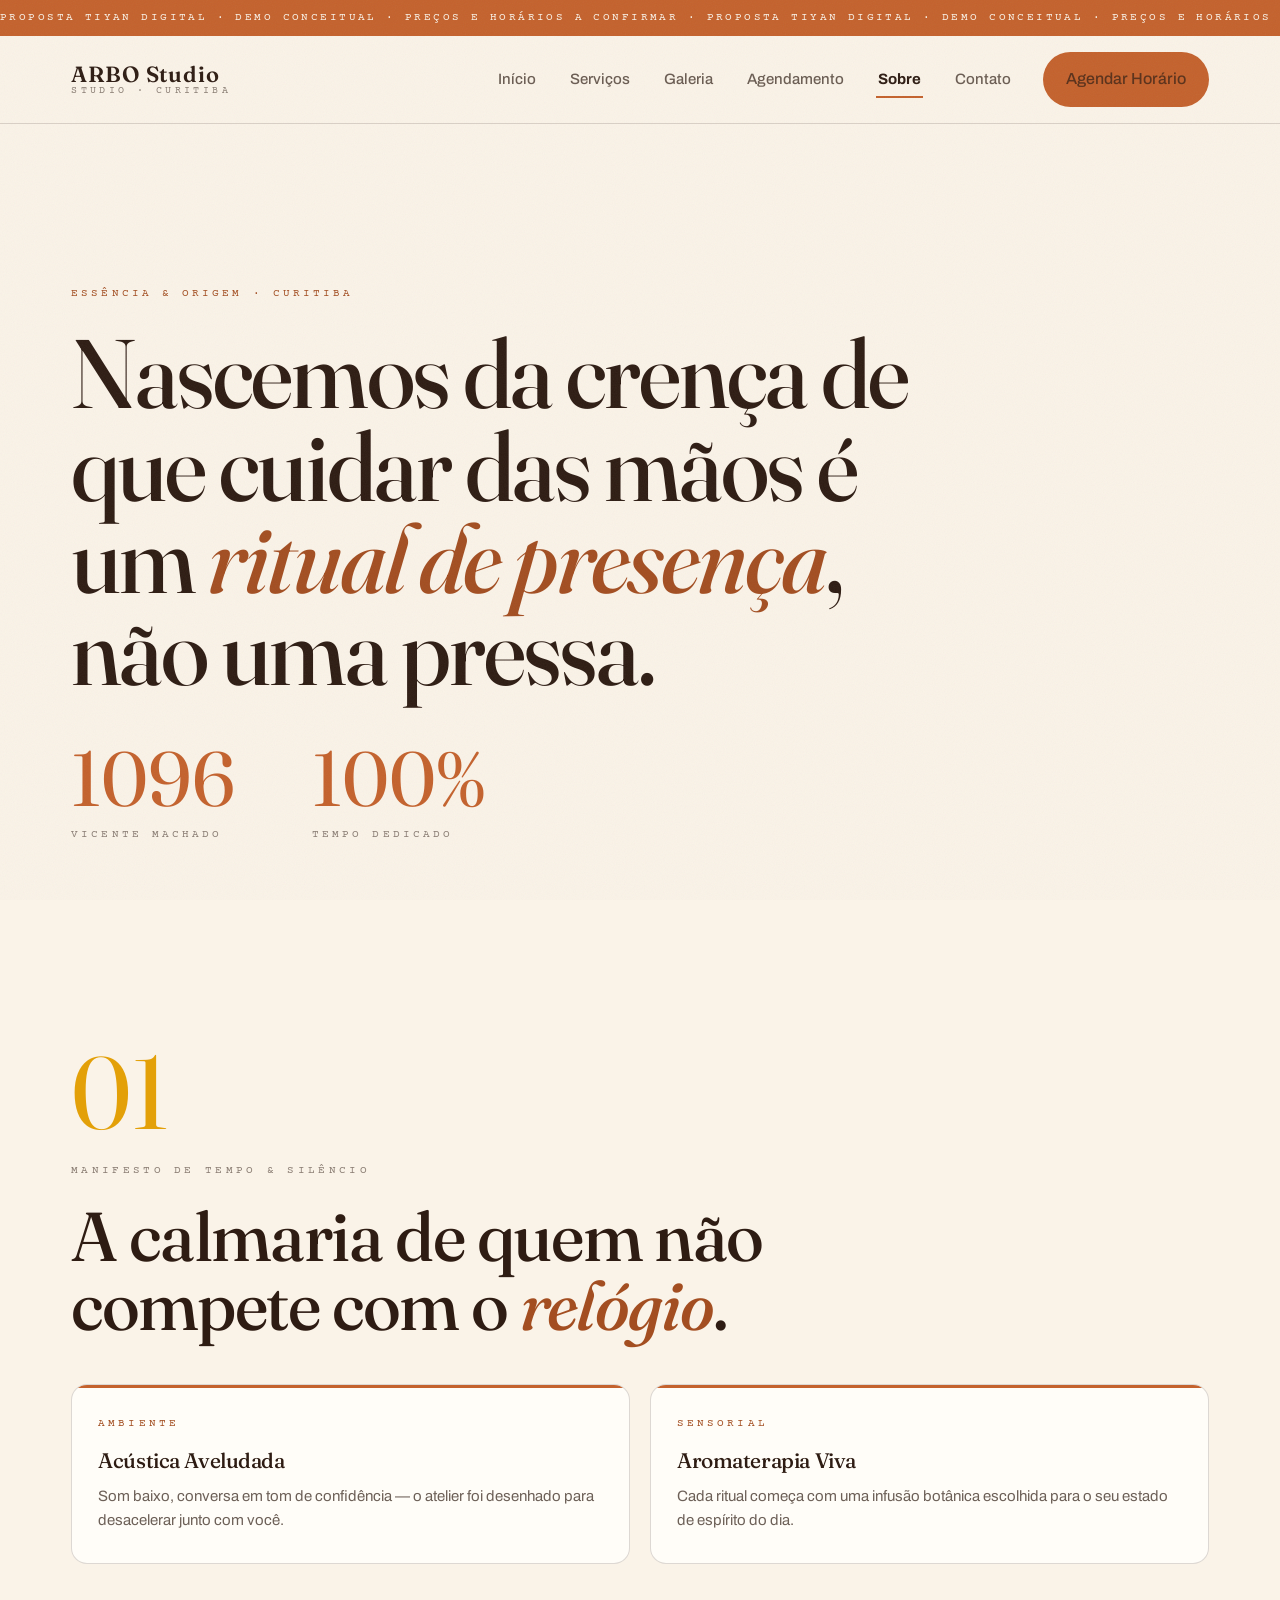
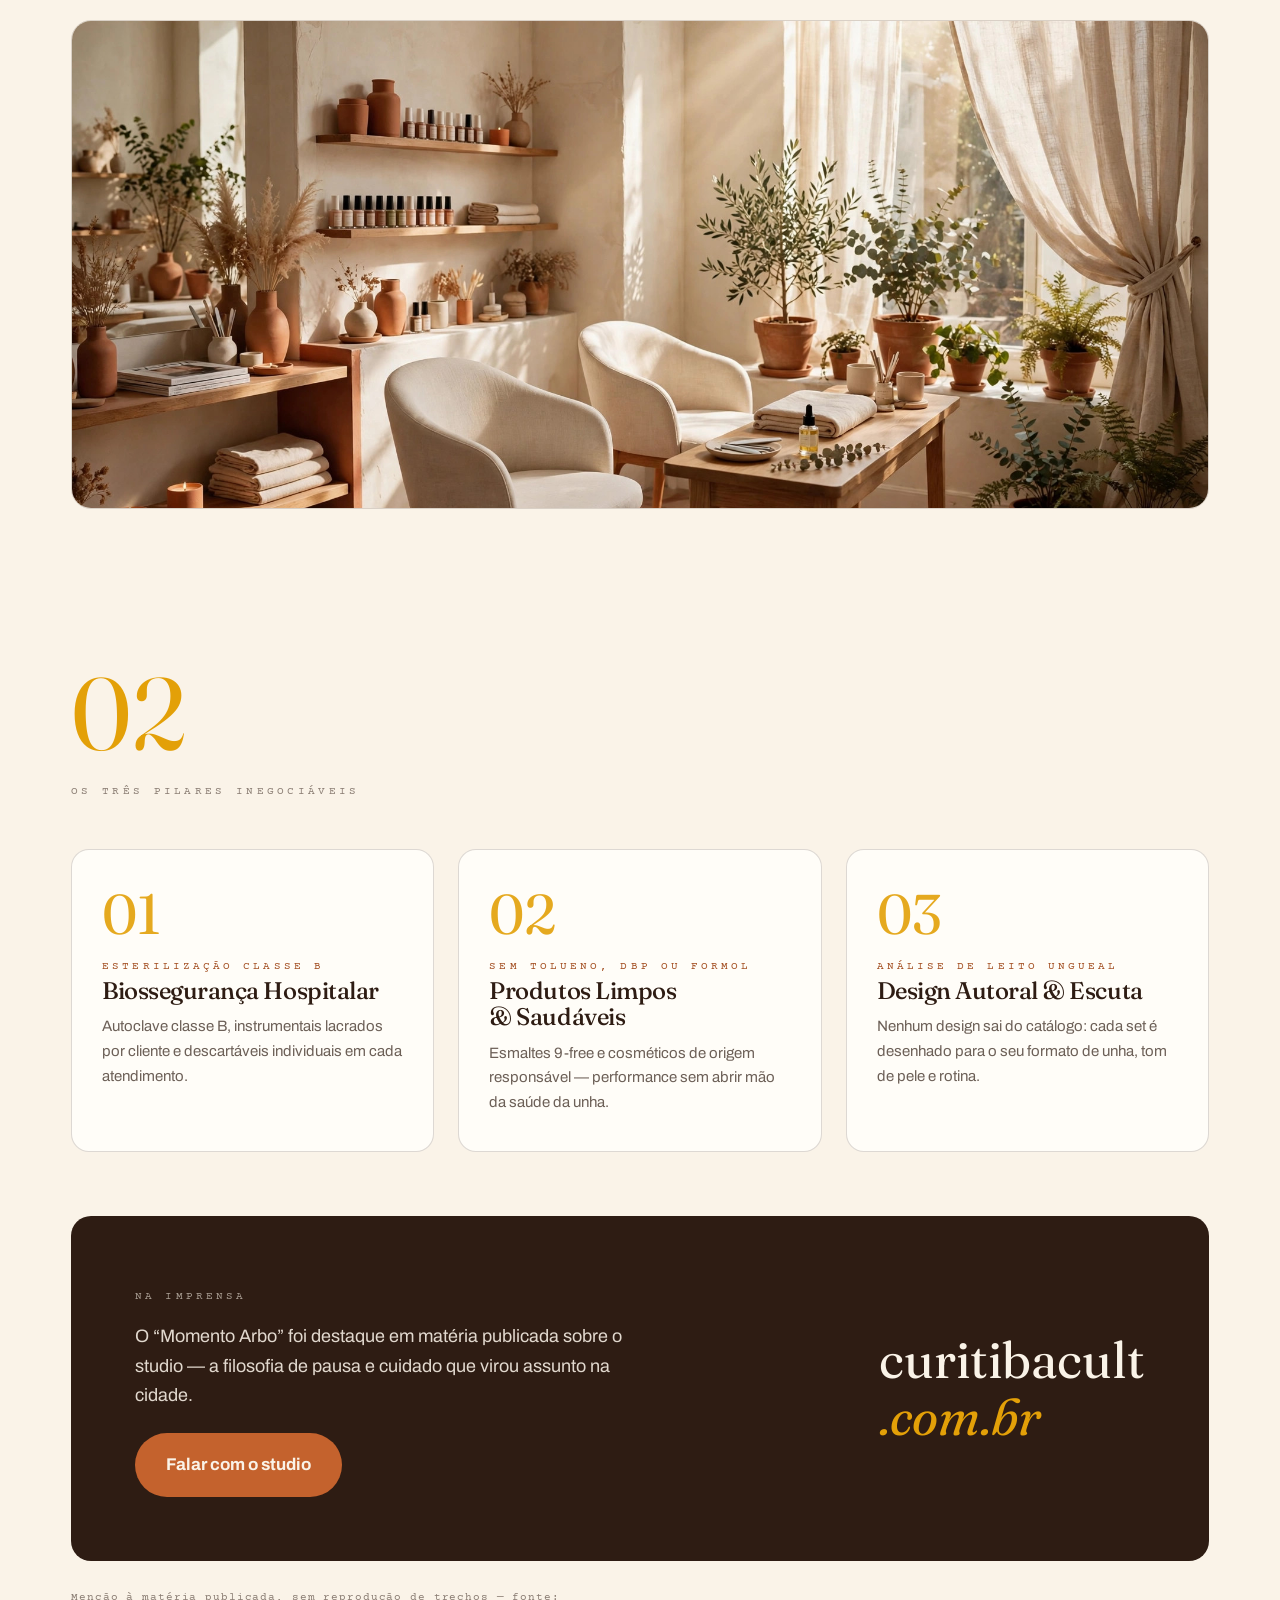
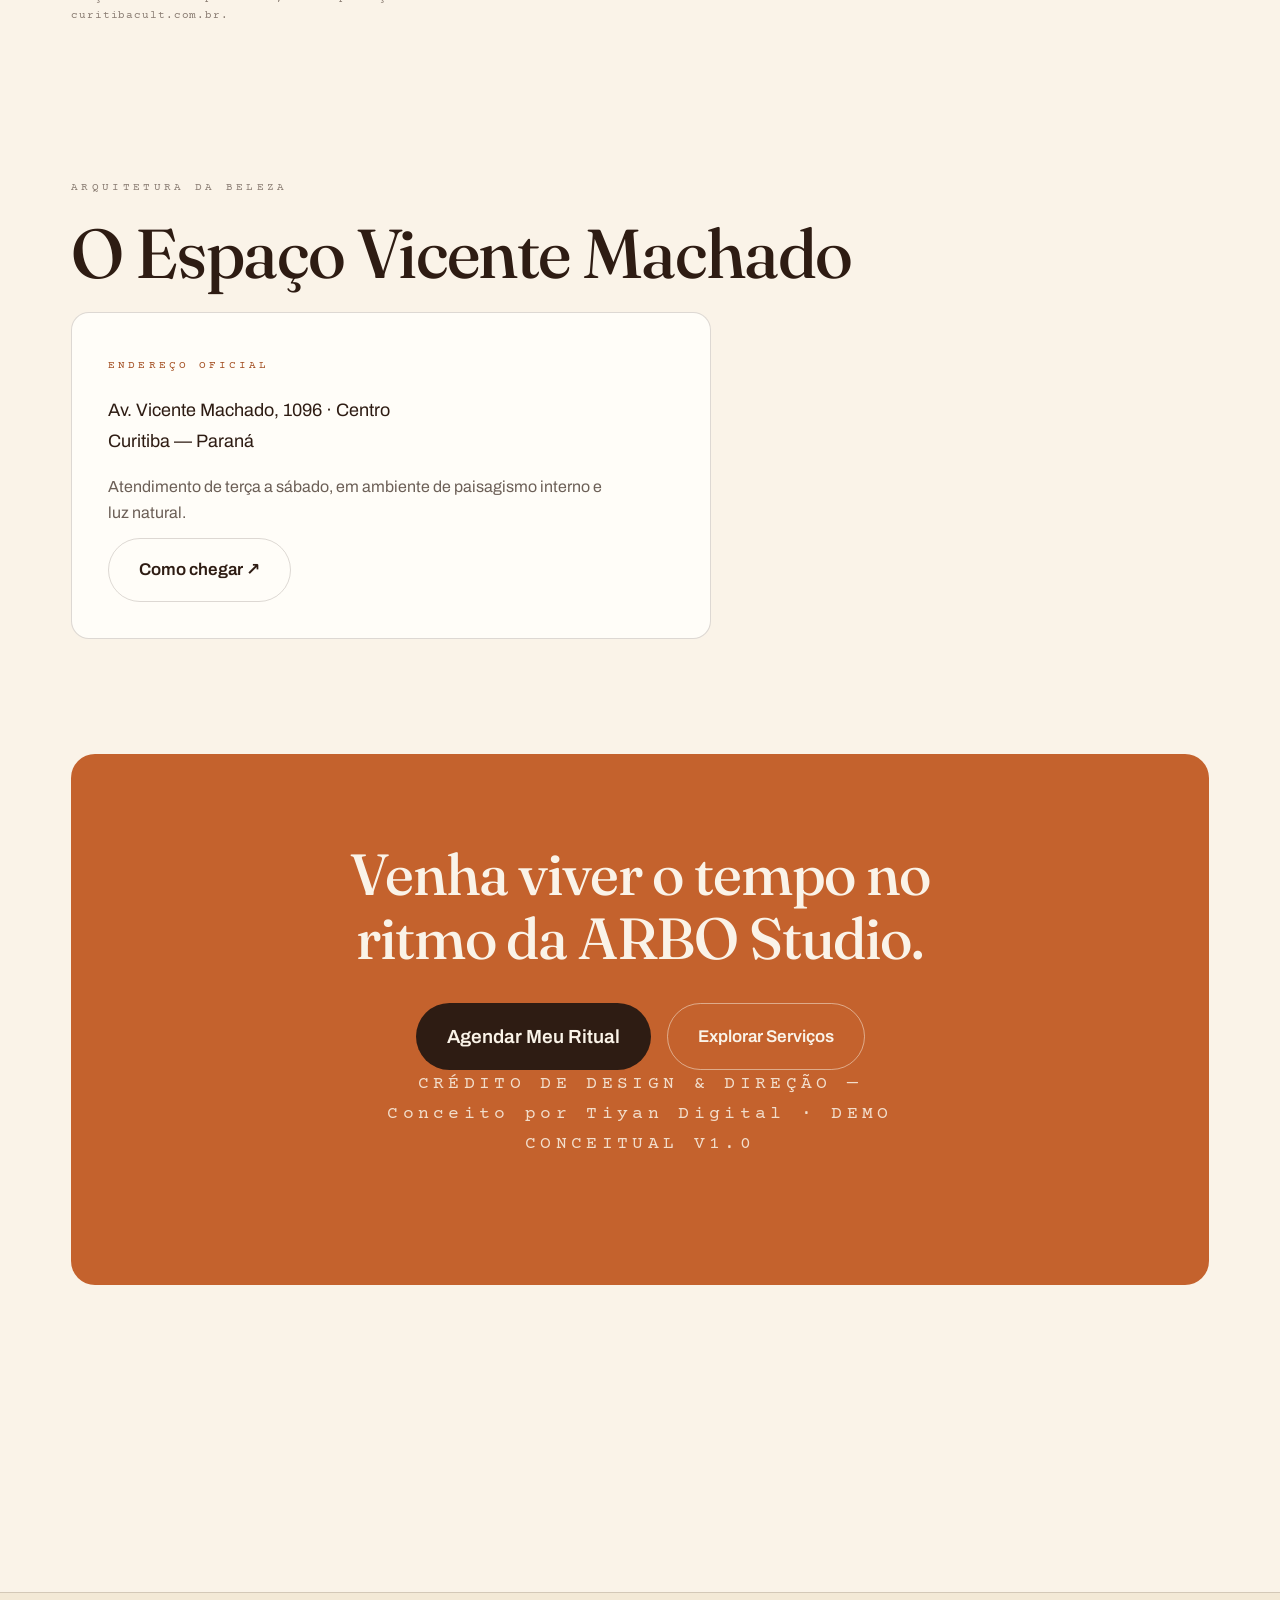
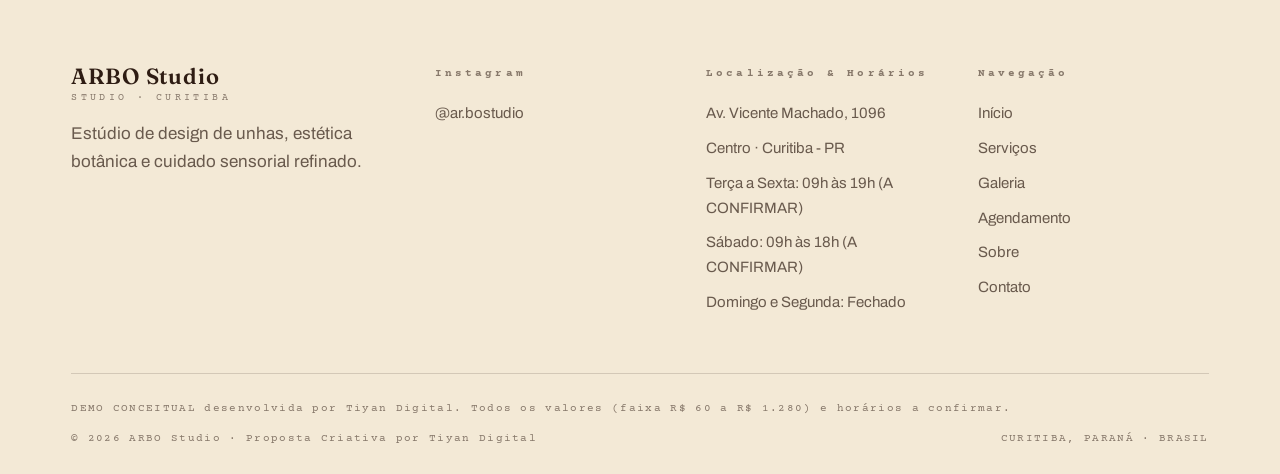
<file: sobre/index.html>
<!DOCTYPE html>
<html lang="pt-BR">
<head>
<meta charset="UTF-8">
<meta name="viewport" content="width=device-width, initial-scale=1.0">
<title>Sobre o Studio — ARBO Studio Curitiba</title>
<meta name="description" content="A essência da ARBO Studio, Curitiba: manicure como ritual de presença. Biossegurança hospitalar, produtos limpos e design autoral na Av. Vicente Machado, 1096.">
<link rel="preconnect" href="https://fonts.googleapis.com">
<link rel="preconnect" href="https://fonts.gstatic.com" crossorigin>
<link href="https://fonts.googleapis.com/css2?family=Fraunces:ital,opsz,wght@0,9..144,300..700;1,9..144,300..700&family=Archivo:wght@400;500;600;700&family=Courier+Prime:wght@400;700&display=swap" rel="stylesheet">
<link rel="stylesheet" href="/assets/site.css">
</head>
<body data-page="sobre">
<a class="skip" href="#main">Pular para o conteúdo</a>
<div class="grain" aria-hidden="true"></div>

<div class="ticker" aria-hidden="true"><div class="ticker__inner js-loop"><span>PROPOSTA TIYAN DIGITAL · DEMO CONCEITUAL · PREÇOS E HORÁRIOS A CONFIRMAR ·&nbsp;</span></div></div>

<header class="site-header">
  <div class="site-header__row">
    <a class="wordmark" href="/" aria-label="ARBO Studio — início">
      <span class="wordmark__name" data-business>ARBO Studio</span>
      <span class="wordmark__sub">STUDIO · CURITIBA</span>
    </a>
    <button class="nav-toggle" id="navToggle" aria-expanded="false" aria-controls="siteNav">MENU</button>
    <nav class="nav" id="siteNav" aria-label="Navegação principal">
      <a data-nav="home" href="/">Início</a>
      <a data-nav="servicos" href="/servicos/">Serviços</a>
      <a data-nav="galeria" href="/galeria/">Galeria</a>
      <a data-nav="agendamento" href="/agendamento/">Agendamento</a>
      <a data-nav="sobre" href="/sobre/">Sobre</a>
      <a data-nav="contato" href="/contato/">Contato</a>
      <a class="btn btn--primary header-cta" data-nav="agendar" href="/agendamento/">Agendar Horário</a>
    </nav>
  </div>
</header>

<main id="main">
  <section style="padding-bottom:0">
    <div class="wrap">
      <span class="label label--clay rv">Essência &amp; origem · Curitiba</span>
      <h1 class="rv rv--d1" style="margin:22px 0 30px;max-width:16ch">Nascemos da crença de que cuidar das mãos é um <em>ritual de presença</em>, não uma pressa.</h1>
      <div class="stat-row rv rv--d2">
        <div class="stat"><span class="big">1096</span><span class="label">Vicente Machado</span></div>
        <div class="stat"><span class="big">100%</span><span class="label">Tempo dedicado</span></div>
      </div>
    </div>
  </section>

  <section>
    <div class="wrap">
      <span class="sec-num rv" aria-hidden="true">01</span>
      <span class="sec-kicker rv">Manifesto de tempo &amp; silêncio</span>
      <h2 class="rv rv--d1" style="margin-bottom:44px">A calmaria de quem não compete com o <em>relógio</em>.</h2>
      <div class="method-grid method-grid--2" style="margin-top:0">
        <div class="method-card rv">
          <span class="label label--clay">Ambiente</span>
          <h3>Acústica Aveludada</h3>
          <p>Som baixo, conversa em tom de confidência — o atelier foi desenhado para desacelerar junto com você.</p>
        </div>
        <div class="method-card rv rv--d1">
          <span class="label label--clay">Sensorial</span>
          <h3>Aromaterapia Viva</h3>
          <p>Cada ritual começa com uma infusão botânica escolhida para o seu estado de espírito do dia.</p>
        </div>
      </div>
      <figure class="about-img rv">
        <img src="/assets/img/studio.jpg" alt="Interior do studio: paredes de gesso creme, cortinas de linho e luz solar quente" loading="lazy" width="1920" height="1280">
      </figure>
    </div>
  </section>

  <section style="padding-top:0">
    <div class="wrap">
      <span class="sec-num rv" aria-hidden="true">02</span>
      <span class="sec-kicker rv">Os três pilares inegociáveis</span>
      <div class="pillar-grid">
        <div class="pillar rv">
          <span class="sec-num" aria-hidden="true">01</span>
          <span class="label label--clay">Esterilização classe B</span>
          <h3>Biossegurança Hospitalar</h3>
          <p>Autoclave classe B, instrumentais lacrados por cliente e descartáveis individuais em cada atendimento.</p>
        </div>
        <div class="pillar rv rv--d1">
          <span class="sec-num" aria-hidden="true">02</span>
          <span class="label label--clay">Sem tolueno, DBP ou formol</span>
          <h3>Produtos Limpos &amp; Saudáveis</h3>
          <p>Esmaltes 9-free e cosméticos de origem responsável — performance sem abrir mão da saúde da unha.</p>
        </div>
        <div class="pillar rv rv--d2">
          <span class="sec-num" aria-hidden="true">03</span>
          <span class="label label--clay">Análise de leito ungueal</span>
          <h3>Design Autoral &amp; Escuta</h3>
          <p>Nenhum design sai do catálogo: cada set é desenhado para o seu formato de unha, tom de pele e rotina.</p>
        </div>
      </div>

      <div class="press-card rv">
        <div style="flex:1;min-width:260px">
          <span class="label">Na imprensa</span>
          <p>O “Momento Arbo” foi destaque em matéria publicada sobre o studio — a filosofia de pausa e cuidado que virou assunto na cidade.</p>
          <a class="btn btn--primary" href="/contato/">Falar com o studio</a>
        </div>
        <div style="font-family:var(--font-d);font-size:clamp(28px,4vw,52px);line-height:1.1">curitibacult<br><span style="font-style:italic;color:var(--marigold)">.com.br</span></div>
      </div>
      <p class="disclaimer rv">Menção à matéria publicada, sem reprodução de trechos — fonte: curitibacult.com.br.</p>
    </div>
  </section>

  <section style="padding-top:0">
    <div class="wrap">
      <span class="sec-kicker rv">Arquitetura da beleza</span>
      <h2 class="rv rv--d1" style="margin-bottom:24px">O Espaço Vicente Machado</h2>
      <div class="addr-block rv rv--d2" style="max-width:640px">
        <span class="label label--clay">Endereço oficial</span>
        <address>Av. Vicente Machado, 1096 · Centro<br>Curitiba — Paraná</address>
        <p class="lede" style="font-size:16px">Atendimento de terça a sábado, em ambiente de paisagismo interno e luz natural.</p>
        <a class="btn btn--ghost" href="https://www.google.com/maps/search/?api=1&query=Av.+Vicente+Machado+1096+Centro+Curitiba+PR" target="_blank" rel="noopener">Como chegar ↗</a>
      </div>

      <div class="cta-panel rv" style="margin-top:clamp(64px,9vw,120px)">
        <h3 style="color:var(--cream);font-size:clamp(30px,4.6vw,58px);margin-bottom:32px">Venha viver o tempo no ritmo da <span data-business>ARBO Studio</span>.</h3>
        <div class="cta-panel__row">
          <a class="btn btn--ink" href="/agendamento/" style="font-size:19px">Agendar Meu Ritual</a>
          <a class="btn btn--ghost" href="/servicos/" style="border-color:rgba(250,243,232,.5);color:var(--cream);font-size:17px">Explorar Serviços</a>
        </div>
        <p class="cta-panel__meta">CRÉDITO DE DESIGN &amp; DIREÇÃO — Conceito por Tiyan Digital · DEMO CONCEITUAL V1.0</p>
      </div>
    </div>
  </section>
</main>

<footer class="site-footer">
  <div class="wrap">
    <div class="footer-grid">
      <div class="footer-brand">
        <a class="wordmark" href="/"><span class="wordmark__name" data-business>ARBO Studio</span><span class="wordmark__sub">STUDIO · CURITIBA</span></a>
        <p>Estúdio de design de unhas, estética botânica e cuidado sensorial refinado.</p>
      </div>
      <div class="footer-col">
        <h4>Instagram</h4>
        <a href="https://www.instagram.com/ar.bostudio" target="_blank" rel="noopener">@ar.bostudio</a>
      </div>
      <div class="footer-col">
        <h4>Localização &amp; Horários</h4>
        <ul>
          <li>Av. Vicente Machado, 1096</li>
          <li>Centro · Curitiba - PR</li>
          <li>Terça a Sexta: 09h às 19h (A CONFIRMAR)</li>
          <li>Sábado: 09h às 18h (A CONFIRMAR)</li>
          <li>Domingo e Segunda: Fechado</li>
        </ul>
      </div>
      <div class="footer-col">
        <h4>Navegação</h4>
        <a href="/">Início</a>
        <a href="/servicos/">Serviços</a>
        <a href="/galeria/">Galeria</a>
        <a href="/agendamento/">Agendamento</a>
        <a href="/sobre/">Sobre</a>
        <a href="/contato/">Contato</a>
      </div>
    </div>
    <div class="footer-legal">
      <span>DEMO CONCEITUAL desenvolvida por Tiyan Digital. Todos os valores (faixa R$ 60 a R$ 1.280) e horários a confirmar.</span>
      <span>© 2026 <span data-business>ARBO Studio</span> · Proposta Criativa por Tiyan Digital</span>
      <span>CURITIBA, PARANÁ · BRASIL</span>
    </div>
  </div>
</footer>
<script src="/assets/site.js" defer></script>
</body>
</html>
</file>
<file: assets/site.css>
/* ARBO Sunlit Editorial — design system (from STITCH-EXPORT.md)
   Warm cream #FAF3E8 · Deep cacao #2E1C13 · Terracotta clay #C4622D (CTA only)
   Marigold #E3A008 (section numerals/stamps only) · Fraunces / Archivo / Courier Prime */

:root{
  --cream:#FAF3E8;
  --cream-2:#F3E9D6;
  --paper:#FFFDF8;
  --ink:#2E1C13;
  --ink-70:rgba(46,28,19,.70);
  --ink-55:rgba(46,28,19,.55);
  --line:rgba(46,28,19,.16);
  --clay:#C4622D;
  --clay-deep:#A34E21;   /* AA-safe text tone (5.19:1 on cream) */
  --marigold:#E3A008;
  --ease:cubic-bezier(0.16,1,0.3,1);
  --font-d:"Fraunces",Georgia,serif;
  --font-b:"Archivo",system-ui,sans-serif;
  --font-m:"Courier Prime","Courier New",monospace;
  --maxw:1240px;
  --pad:clamp(20px,4vw,56px);
  --sec:clamp(96px,12vw,180px);
}

*{box-sizing:border-box;margin:0;padding:0}
html{scroll-behavior:smooth}
html:focus-within{scroll-behavior:smooth}
body{
  background:var(--cream);
  color:var(--ink);
  font-family:var(--font-b);
  font-size:17px;line-height:1.65;
  -webkit-font-smoothing:antialiased;
  overflow-x:hidden;
}
::selection{background:var(--clay);color:var(--cream)}
img{max-width:100%;height:auto;display:block}
a{color:inherit}
button{font:inherit;cursor:pointer}

/* film grain overlay */
.grain{position:fixed;inset:0;z-index:200;pointer-events:none;opacity:.055;
  background-image:url("data:image/svg+xml,%3Csvg xmlns='http://www.w3.org/2000/svg' width='160' height='160'%3E%3Cfilter id='n'%3E%3CfeTurbulence type='fractalNoise' baseFrequency='0.9' numOctaves='2'/%3E%3C/filter%3E%3Crect width='160' height='160' filter='url(%23n)' opacity='1'/%3E%3C/svg%3E");}

.skip{position:absolute;left:-9999px;top:0;background:var(--ink);color:var(--cream);padding:12px 18px;z-index:999;font-family:var(--font-m);font-size:12px}
.skip:focus{left:12px;top:12px}

.wrap{max-width:var(--maxw);margin:0 auto;padding-left:var(--pad);padding-right:var(--pad)}
section{padding-top:var(--sec);padding-bottom:var(--sec)}

/* mono label */
.label{font-family:var(--font-m);font-size:11px;letter-spacing:.28em;text-transform:uppercase;color:var(--ink-55)}
.label--clay{color:var(--clay-deep)}

/* type */
h1,h2,h3,.display{font-family:var(--font-d);font-weight:480;letter-spacing:-.02em;line-height:1.0;text-wrap:balance}
h1{font-size:clamp(46px,7.6vw,116px);line-height:.95}
h2{font-size:clamp(36px,5.4vw,76px);line-height:1.0}
h3{font-size:clamp(24px,3vw,40px);line-height:1.1}
em,.it{font-style:italic;color:var(--clay-deep)}
.lede{font-size:clamp(18px,2.2vw,23px);line-height:1.6;color:var(--ink-70);max-width:56ch}
.sec-head{margin-bottom:clamp(40px,6vw,84px)}
.sec-num{font-family:var(--font-d);font-size:clamp(64px,8vw,120px);line-height:1;color:var(--marigold);opacity:.9;display:block;margin-bottom:18px}
.sec-kicker{font-family:var(--font-m);font-size:11px;letter-spacing:.3em;text-transform:uppercase;color:var(--ink-55);margin-bottom:22px;display:block}

/* buttons */
.btn{display:inline-flex;align-items:center;gap:10px;text-decoration:none;font-weight:600;font-size:17px;
  padding:17px 30px;border-radius:999px;border:1px solid transparent;transition:transform .25s var(--ease),background .25s,color .25s,box-shadow .25s}
.btn--primary{background:var(--clay);color:var(--cream);font-weight:700;font-size:19px}
.btn--primary:hover{background:var(--clay-deep);transform:translateY(-2px)}
.btn--primary:active{transform:scale(.97)}
.btn--ghost{border-color:var(--line);color:var(--ink);background:transparent}
.btn--ghost:hover{border-color:var(--ink);transform:translateY(-2px)}
.btn--ink{background:var(--ink);color:var(--cream)}
.btn--ink:hover{background:#1d110a;transform:translateY(-2px)}

/* ---------- ticker ---------- */
.ticker{background:var(--clay);color:var(--cream);overflow:hidden;white-space:nowrap}
.ticker__inner{display:inline-block;padding:9px 0;font-family:var(--font-m);font-size:11px;letter-spacing:.22em;
  animation:tick 28s linear infinite}
@keyframes tick{to{transform:translateX(-50%)}}

/* ---------- header ---------- */
.site-header{position:sticky;top:0;z-index:100;background:rgba(250,243,232,.9);backdrop-filter:blur(12px);
  border-bottom:1px solid var(--line)}
.site-header__row{display:flex;align-items:center;justify-content:space-between;gap:16px;padding:16px var(--pad);max-width:var(--maxw);margin:0 auto}
.wordmark{text-decoration:none;line-height:1.05}
.wordmark__name{font-family:var(--font-d);font-weight:600;font-size:22px;letter-spacing:.04em}
.wordmark__sub{font-family:var(--font-m);font-size:10px;letter-spacing:.34em;color:var(--ink-55);display:block}
.nav{display:flex;gap:clamp(12px,2.4vw,30px);align-items:center}
.nav a{text-decoration:none;font-size:15px;font-weight:500;color:var(--ink-70);position:relative;padding:6px 2px}
.nav a:hover{color:var(--ink)}
.nav a[aria-current="page"]{color:var(--ink);font-weight:700}
.nav a[aria-current="page"]::after{content:"";position:absolute;left:0;right:0;bottom:0;height:2px;background:var(--clay)}
.header-cta{font-size:16px!important;padding:13px 22px!important}
.nav-toggle{display:none;background:none;border:1px solid var(--line);border-radius:10px;padding:10px 14px;font-family:var(--font-m);font-size:12px;letter-spacing:.15em}

/* ---------- footer ---------- */
.site-footer{border-top:1px solid var(--line);background:var(--cream-2);margin-top:var(--sec)}
.footer-grid{display:grid;grid-template-columns:1.4fr 1fr 1fr 1fr;gap:40px;padding:72px 0 48px}
.footer-brand p{color:var(--ink-70);max-width:34ch;margin-top:16px}
.footer-col h4{font-family:var(--font-m);font-size:11px;letter-spacing:.28em;color:var(--ink-55);margin-bottom:18px;font-weight:700}
.footer-col a,.footer-col li{display:block;text-decoration:none;color:var(--ink-70);font-size:15px;margin-bottom:10px;list-style:none}
.footer-col a:hover{color:var(--clay-deep)}
.footer-legal{border-top:1px solid var(--line);padding:26px 0;display:flex;flex-wrap:wrap;gap:12px 32px;justify-content:space-between;
  font-family:var(--font-m);font-size:11px;letter-spacing:.12em;color:var(--ink-55)}

/* ---------- marquee band ---------- */
.marquee{background:var(--clay);color:var(--cream);overflow:hidden;padding:18px 0;border-top:1px solid var(--ink);border-bottom:1px solid var(--ink)}
.marquee__track{display:inline-flex;gap:0;white-space:nowrap;animation:tick 32s linear infinite;font-family:var(--font-d);font-size:clamp(20px,3vw,34px);letter-spacing:.02em}
.marquee__track span{padding:0 28px}
.marquee .dia{color:var(--marigold)}

/* ---------- hero ---------- */
.hero{position:relative;overflow:hidden;padding-top:clamp(64px,9vw,140px)}
.ghost-word{position:absolute;top:2%;left:50%;transform:translateX(-50%);font-family:var(--font-d);font-weight:700;
  font-size:clamp(120px,24vw,360px);line-height:1;color:transparent;-webkit-text-stroke:1px rgba(46,28,19,.14);
  user-select:none;pointer-events:none;white-space:nowrap;z-index:0}
.hero__grid{position:relative;z-index:1;display:grid;grid-template-columns:1.15fr .85fr;gap:clamp(32px,5vw,80px);align-items:end}
.hero h1{margin:26px 0 28px}
.hero h1 .it{color:var(--clay)}
.hero__ctas{display:flex;flex-wrap:wrap;gap:16px;margin:36px 0}
.hero__chips{display:flex;flex-wrap:wrap;gap:10px;margin-top:8px}
.chip{font-family:var(--font-m);font-size:11px;letter-spacing:.18em;border:1px solid var(--line);border-radius:999px;padding:9px 16px;background:rgba(255,253,248,.5)}
.chip b{color:var(--clay-deep)}
.hero-card{position:relative;border-radius:18px;overflow:hidden;border:1px solid var(--line);background:var(--paper)}
.hero-card img{width:100%;aspect-ratio:4/5;object-fit:cover}
.hero-card__cap{position:absolute;left:0;right:0;bottom:0;padding:22px;background:linear-gradient(transparent,rgba(30,17,10,.82));color:var(--cream)}
.hero-card__cap .label{color:rgba(250,243,232,.75)}
.hero-card__cap p{font-family:var(--font-d);font-size:22px;margin-top:6px}

/* ---------- method cards ---------- */
.method-grid{display:grid;grid-template-columns:repeat(4,1fr);gap:20px;margin-top:56px}
.method-grid--2{grid-template-columns:repeat(2,1fr)}
.method-card{background:var(--paper);border:1px solid var(--line);border-radius:16px;padding:30px 26px;position:relative;overflow:hidden}
.method-card::before{content:"";position:absolute;top:0;left:0;right:0;height:3px;background:var(--clay)}
.method-card h3{font-size:21px;margin:14px 0 10px;line-height:1.25}
.method-card p{font-size:15px;color:var(--ink-70)}
.method-card .label{display:block;margin-bottom:4px}

/* ---------- menu teaser cards ---------- */
.menu-grid{display:grid;grid-template-columns:repeat(3,1fr);gap:24px;margin-top:56px}
.menu-card{background:var(--paper);border:1px solid var(--line);border-radius:18px;padding:34px 30px;display:flex;flex-direction:column;gap:14px;position:relative}
.menu-card--hot{border:2px solid var(--clay)}
.menu-card__no{font-family:var(--font-m);font-size:11px;letter-spacing:.24em;color:var(--clay-deep)}
.menu-card h3{font-size:28px}
.menu-card__meta{font-family:var(--font-m);font-size:12px;letter-spacing:.1em;color:var(--ink-55)}
.menu-card__price{font-family:var(--font-d);font-size:32px;margin-top:4px}
.menu-card__price small{font-family:var(--font-m);font-size:11px;letter-spacing:.12em;color:var(--ink-55);display:block;margin-top:6px}
.menu-card .btn{margin-top:auto;align-self:flex-start}
.stamp{display:inline-block;font-family:var(--font-m);font-size:10px;letter-spacing:.2em;background:var(--marigold);color:var(--ink);
  padding:6px 12px;border-radius:999px;transform:rotate(-3deg)}
.disclaimer{font-family:var(--font-m);font-size:11px;letter-spacing:.08em;color:var(--ink-55);margin-top:28px;max-width:80ch}

/* ---------- lookbook ---------- */
.lookbook-grid{display:grid;grid-template-columns:repeat(3,1fr);gap:24px;margin-top:56px}
.look-card{border-radius:16px;overflow:hidden;border:1px solid var(--line);background:var(--paper);text-decoration:none}
.look-card img{width:100%;aspect-ratio:4/5;object-fit:cover;transition:transform .6s var(--ease)}
.look-card:hover img{transform:scale(1.04)}
.look-card__cap{padding:20px 22px}
.look-card__cap .label{margin-bottom:8px;display:block}
.look-card__cap p{font-family:var(--font-d);font-size:21px}

/* ---------- visit / hours ---------- */
.visit-grid{display:grid;grid-template-columns:1fr 1fr;gap:clamp(32px,5vw,80px);align-items:start}
.hours-table{width:100%;border-collapse:collapse;margin-top:24px}
.hours-table th,.hours-table td{padding:14px 4px;border-bottom:1px solid var(--line);text-align:left;font-size:16px}
.hours-table th{font-family:var(--font-m);font-size:11px;letter-spacing:.24em;color:var(--ink-55);font-weight:700}
.hours-table td:last-child{text-align:right;font-family:var(--font-m);font-size:13px;letter-spacing:.08em}
.addr-block{background:var(--paper);border:1px solid var(--line);border-radius:18px;padding:36px}
.addr-block address{font-style:normal;font-size:18px;line-height:1.7;margin:18px 0}
.addr-block .btn{margin-top:12px}

/* ---------- CTA panel ---------- */
.cta-panel{background:var(--clay);color:var(--cream);border-radius:24px;padding:clamp(48px,7vw,110px);text-align:center;position:relative;overflow:hidden}
.cta-panel h2{color:var(--cream);margin-bottom:20px}
.cta-panel p{color:rgba(250,243,232,.85);max-width:52ch;margin:0 auto 36px;font-size:18px}
.cta-panel .btn--ink{background:var(--ink)}
.cta-panel__meta{margin-top:28px;font-family:var(--font-m);font-size:11px;letter-spacing:.24em;color:rgba(250,243,232,.8)}
.cta-panel__row{display:flex;flex-wrap:wrap;gap:16px;justify-content:center}

/* ---------- services page ---------- */
.filter-bar{display:flex;flex-wrap:wrap;gap:12px;margin:40px 0 20px;align-items:center}
.filter-chip{font-family:var(--font-m);font-size:12px;letter-spacing:.14em;border:1px solid var(--line);background:var(--paper);
  border-radius:999px;padding:12px 20px;color:var(--ink-70);transition:all .25s var(--ease)}
.filter-chip .n{color:var(--clay-deep);font-weight:700;margin-left:6px}
.filter-chip:hover{border-color:var(--ink);color:var(--ink)}
.filter-chip[aria-pressed="true"]{background:var(--clay);border-color:var(--clay);color:var(--cream)}
.filter-chip[aria-pressed="true"] .n{color:var(--cream)}
.sel-line{display:flex;flex-wrap:wrap;gap:16px;align-items:center;justify-content:space-between;margin:8px 0 40px;
  font-family:var(--font-m);font-size:12px;letter-spacing:.2em;color:var(--ink-55)}
#selCount{color:var(--clay-deep);font-weight:700}

.caderno{margin-bottom:clamp(56px,8vw,110px)}
.caderno__head{display:flex;align-items:baseline;gap:20px;border-bottom:2px solid var(--ink);padding-bottom:18px;margin-bottom:8px;flex-wrap:wrap}
.caderno__head .no{font-family:var(--font-m);font-size:11px;letter-spacing:.3em;color:var(--clay-deep)}
.caderno__head h3{font-size:clamp(26px,3.6vw,44px)}
.svc{display:grid;grid-template-columns:auto 1fr auto;gap:24px;align-items:center;padding:26px 8px;border-bottom:1px solid var(--line)}
.svc__code{font-family:var(--font-m);font-size:11px;letter-spacing:.2em;color:var(--clay-deep);margin-bottom:8px}
.svc__name{font-family:var(--font-d);font-size:clamp(21px,2.6vw,30px);line-height:1.15;margin-bottom:6px}
.svc__meta{font-family:var(--font-m);font-size:12px;letter-spacing:.12em;color:var(--ink-55)}
.svc__price{text-align:right}
.svc__price .v{font-family:var(--font-d);font-size:clamp(24px,3vw,34px);white-space:nowrap}
.svc__price small{display:block;font-family:var(--font-m);font-size:10px;letter-spacing:.16em;color:var(--ink-55);margin-top:4px}
.add-btn{font-family:var(--font-m);font-size:11px;letter-spacing:.16em;border:1px solid var(--ink);background:transparent;
  border-radius:999px;padding:12px 20px;transition:all .25s var(--ease);white-space:nowrap}
.add-btn:hover{background:var(--ink);color:var(--cream)}
.add-btn[aria-pressed="true"]{background:var(--clay);border-color:var(--clay);color:var(--cream)}
.add-btn[aria-pressed="true"]::before{content:"✓ "}
.svc.is-hidden{display:none}

.interlude{background:var(--ink);color:var(--cream);border-radius:24px;padding:clamp(40px,6vw,80px);margin:0 0 clamp(56px,8vw,110px)}
.interlude h3{color:var(--cream);margin:14px 0 26px}
.badge-row{display:flex;flex-wrap:wrap;gap:12px}
.badge{font-family:var(--font-m);font-size:11px;letter-spacing:.2em;border:1px solid rgba(250,243,232,.35);border-radius:999px;padding:10px 18px;color:rgba(250,243,232,.85)}

.booking-bar{position:fixed;left:0;right:0;bottom:0;z-index:120;background:var(--ink);color:var(--cream);
  transform:translateY(110%);transition:transform .45s var(--ease);border-top:1px solid rgba(250,243,232,.2)}
.booking-bar.is-on{transform:none}
.booking-bar__row{max-width:var(--maxw);margin:0 auto;padding:16px var(--pad);display:flex;align-items:center;gap:24px;flex-wrap:wrap}
.booking-bar__info{flex:1;min-width:200px}
.booking-bar__info .label{color:rgba(250,243,232,.6)}
.booking-bar__total{font-family:var(--font-d);font-size:26px;margin-top:2px}
.booking-bar__total small{font-family:var(--font-m);font-size:10px;letter-spacing:.14em;color:rgba(250,243,232,.6);display:block}
.booking-bar .btn--primary{font-size:19px;padding:14px 26px;font-weight:700}
.booking-bar__clear{background:none;border:none;color:rgba(250,243,232,.6);font-family:var(--font-m);font-size:11px;letter-spacing:.14em;text-decoration:underline}
body.has-booking-bar{padding-bottom:96px}

/* ---------- gallery page ---------- */
.gallery-grid{display:grid;grid-template-columns:repeat(4,1fr);gap:22px;margin-top:48px}
.g-card{border-radius:16px;overflow:hidden;border:1px solid var(--line);background:var(--paper);display:flex;flex-direction:column}
.g-card.is-hidden{display:none}
.g-card__img{position:relative;overflow:hidden}
.g-card__img img{width:100%;aspect-ratio:3/4;object-fit:cover;transition:transform .6s var(--ease)}
.g-card:hover .g-card__img img{transform:scale(1.05)}
.g-card__no{position:absolute;top:12px;left:12px;font-family:var(--font-m);font-size:10px;letter-spacing:.2em;background:rgba(250,243,232,.92);padding:6px 12px;border-radius:999px}
.g-card__body{padding:20px}
.g-card__body .label{display:block;margin-bottom:8px}
.g-card__body h3{font-size:20px;margin-bottom:6px}
.g-card__meta{font-family:var(--font-m);font-size:11px;letter-spacing:.12em;color:var(--ink-55);margin-bottom:14px}
.g-card__link{font-family:var(--font-m);font-size:12px;letter-spacing:.16em;color:var(--clay-deep);text-decoration:none;font-weight:700}
.g-card__link:hover{text-decoration:underline}
.ig-band{background:var(--cream-2);border:1px solid var(--line);border-radius:24px;padding:clamp(40px,6vw,72px);text-align:center;margin-top:clamp(56px,8vw,110px)}
.ig-band h2{margin:18px 0 14px}
.hashtags{display:flex;flex-wrap:wrap;gap:10px;justify-content:center;margin-top:24px}
.hashtags span{font-family:var(--font-m);font-size:11px;letter-spacing:.14em;border:1px solid var(--line);border-radius:999px;padding:8px 16px;color:var(--ink-70)}

/* ---------- booking (agendamento) ---------- */
.steps{display:flex;gap:8px;margin:44px 0 56px}
.step{flex:1;border-top:3px solid var(--line);padding-top:14px;font-family:var(--font-m);font-size:11px;letter-spacing:.2em;color:var(--ink-55)}
.step .n{font-family:var(--font-d);font-size:22px;color:var(--ink-55);display:block;letter-spacing:0}
.step.is-active{border-color:var(--clay);color:var(--ink)}
.step.is-active .n{color:var(--clay)}
.step.is-done{border-color:var(--marigold)}
.book-layout{display:grid;grid-template-columns:1fr 380px;gap:clamp(32px,5vw,72px);align-items:start}
.book-step{display:none}
.book-step.is-on{display:block;animation:fadeUp .5s var(--ease)}
@keyframes fadeUp{from{opacity:0;transform:translateY(16px)}to{opacity:1;transform:none}}
.opt-grid{display:grid;grid-template-columns:repeat(2,1fr);gap:18px;margin-top:32px}
.opt{border:1px solid var(--line);background:var(--paper);border-radius:18px;padding:28px;text-align:left;transition:all .25s var(--ease);width:100%}
.opt:hover{border-color:var(--ink);transform:translateY(-3px)}
.opt[aria-pressed="true"]{border:2px solid var(--clay);background:#FDF6EC}
.opt .label{color:var(--clay-deep);display:block;margin-bottom:10px}
.opt h3{font-size:24px;margin-bottom:6px}
.opt p{font-size:15px;color:var(--ink-70);margin-bottom:12px}
.opt__price{font-family:var(--font-d);font-size:26px}
.opt__price small{font-family:var(--font-m);font-size:10px;letter-spacing:.14em;color:var(--ink-55);display:block}
.book-nav{display:flex;justify-content:space-between;gap:16px;margin-top:44px;flex-wrap:wrap}
.date-grid{display:grid;grid-template-columns:repeat(7,1fr);gap:10px;margin:28px 0}
.day{border:1px solid var(--line);background:var(--paper);border-radius:14px;padding:14px 6px;text-align:center;transition:all .2s}
.day .dw{font-family:var(--font-m);font-size:10px;letter-spacing:.14em;color:var(--ink-55);display:block}
.day .dn{font-family:var(--font-d);font-size:24px;display:block;margin:4px 0}
.day:hover:not(:disabled){border-color:var(--ink)}
.day[aria-pressed="true"]{background:var(--clay);border-color:var(--clay);color:var(--cream)}
.day[aria-pressed="true"] .dw{color:rgba(250,243,232,.8)}
.day:disabled{opacity:.3;cursor:not-allowed}
.slot-grid{display:flex;flex-wrap:wrap;gap:10px;margin-top:20px}
.slot{font-family:var(--font-m);font-size:13px;letter-spacing:.08em;border:1px solid var(--line);background:var(--paper);border-radius:999px;padding:12px 22px}
.slot:hover:not(:disabled){border-color:var(--ink)}
.slot[aria-pressed="true"]{background:var(--ink);color:var(--cream);border-color:var(--ink)}
.slot:disabled{opacity:.3;cursor:not-allowed;text-decoration:line-through}
.resumo{position:sticky;top:110px;background:var(--paper);border:1px solid var(--line);border-radius:20px;padding:32px}
.resumo h3{font-size:26px;margin:10px 0 20px}
.resumo dl{display:grid;grid-template-columns:auto 1fr;gap:10px 18px;font-size:15px;margin-bottom:24px}
.resumo dt{font-family:var(--font-m);font-size:11px;letter-spacing:.18em;color:var(--ink-55)}
.resumo dd{margin:0;font-weight:500}
.resumo__total{border-top:2px solid var(--ink);padding-top:18px;margin-bottom:24px}
.resumo__total .v{font-family:var(--font-d);font-size:36px}
.resumo__note{font-family:var(--font-m);font-size:10px;letter-spacing:.14em;color:var(--ink-55);margin-top:16px}
.field{margin-bottom:20px}
.field label{display:block;font-family:var(--font-m);font-size:11px;letter-spacing:.22em;margin-bottom:8px;color:var(--ink-70)}
.field input,.field select,.field textarea{width:100%;border:1px solid var(--line);background:var(--paper);border-radius:12px;
  padding:15px 16px;font:inherit;font-size:16px;color:var(--ink)}
.field input:focus,.field select:focus,.field textarea:focus{outline:2px solid var(--clay);border-color:var(--clay)}
.field .err{display:none;font-size:13px;color:#A8321F;margin-top:6px}
.field.is-invalid input,.field.is-invalid select,.field.is-invalid textarea{border-color:#A8321F}
.field.is-invalid .err{display:block}
.form-ok{display:none;background:#FDF6EC;border:1px solid var(--clay);border-radius:16px;padding:28px;margin-top:24px}
.form-ok.is-on{display:block}
.form-ok h3{margin-bottom:8px}

/* ---------- about ---------- */
.stat-row{display:flex;gap:clamp(32px,6vw,90px);flex-wrap:wrap;margin:44px 0}
.stat .big{font-family:var(--font-d);font-size:clamp(48px,6vw,88px);line-height:1;color:var(--clay)}
.stat .label{display:block;margin-top:8px}
.pillar-grid{display:grid;grid-template-columns:repeat(3,1fr);gap:24px;margin-top:48px}
.pillar{background:var(--paper);border:1px solid var(--line);border-radius:18px;padding:36px 30px}
.pillar .sec-num{font-size:56px;margin-bottom:8px}
.pillar h3{font-size:24px;margin-bottom:10px}
.pillar p{color:var(--ink-70);font-size:15px}
.about-img{border-radius:20px;overflow:hidden;border:1px solid var(--line);margin-top:56px}
.about-img img{width:100%;aspect-ratio:21/9;object-fit:cover}
.quote{font-family:var(--font-d);font-style:italic;font-size:clamp(24px,3.4vw,42px);line-height:1.25;max-width:22ch;margin:0 auto;text-align:center}
.press-card{background:var(--ink);color:var(--cream);border-radius:20px;padding:clamp(36px,5vw,64px);margin-top:64px;display:flex;gap:32px;align-items:center;flex-wrap:wrap}
.press-card .label{color:rgba(250,243,232,.6)}
.press-card p{font-size:18px;color:rgba(250,243,232,.88);max-width:52ch;margin:14px 0 22px}
.press-card .btn--primary{font-size:17px}

/* ---------- contact ---------- */
.contact-grid{display:grid;grid-template-columns:1fr 1fr;gap:clamp(32px,5vw,72px);align-items:start;margin-top:48px}
.channel{background:var(--paper);border:1px solid var(--line);border-radius:18px;padding:32px;margin-bottom:20px}
.channel h3{font-size:24px;margin:12px 0 8px}
.channel p{color:var(--ink-70);font-size:15px;margin-bottom:18px}
.faq{margin-top:64px}
.faq details{border-bottom:1px solid var(--line);padding:22px 4px}
.faq summary{font-family:var(--font-d);font-size:22px;cursor:pointer;list-style:none;display:flex;justify-content:space-between;align-items:center;gap:16px}
.faq summary::-webkit-details-marker{display:none}
.faq summary .plus{font-family:var(--font-m);color:var(--clay-deep);font-size:26px}
.faq p{margin-top:14px;color:var(--ink-70);max-width:64ch}

/* ---------- reveal motion ---------- */
.rv{opacity:0;transform:translateY(28px);transition:opacity .8s var(--ease),transform .8s var(--ease)}
.rv.is-in{opacity:1;transform:none}
.rv--d1{transition-delay:.12s}.rv--d2{transition-delay:.24s}.rv--d3{transition-delay:.36s}

/* ---------- responsive ---------- */
@media (max-width:1080px){
  .method-grid{grid-template-columns:repeat(2,1fr)}
  .gallery-grid{grid-template-columns:repeat(2,1fr)}
  .book-layout{grid-template-columns:1fr}
  .resumo{position:static;order:-1}
  .footer-grid{grid-template-columns:1fr 1fr}
}
@media (max-width:760px){
  body{font-size:16px}
  .nav{display:none;position:absolute;top:100%;left:0;right:0;background:var(--cream);flex-direction:column;align-items:stretch;
    padding:12px var(--pad) 20px;border-bottom:1px solid var(--line);gap:0}
  .nav.is-open{display:flex}
  .nav a{padding:14px 4px;border-bottom:1px solid var(--line);font-size:17px}
  .nav .header-cta{margin-top:12px;text-align:center}
  .nav-toggle{display:block}
  .site-header{position:sticky}
  .site-header__row{position:relative;flex-wrap:wrap}
  .hero__grid{grid-template-columns:1fr}
  .menu-grid,.lookbook-grid,.pillar-grid,.visit-grid,.contact-grid,.method-grid,.method-grid--2{grid-template-columns:1fr}
  .svc{grid-template-columns:1fr auto}
  .svc__body{grid-column:1/-1}
  .add-btn{width:100%;margin-top:6px}
  .opt-grid{grid-template-columns:1fr}
  .date-grid{grid-template-columns:repeat(4,1fr)}
  .footer-grid{grid-template-columns:1fr;gap:28px}
  .steps{flex-direction:column;gap:0}
  .step{border-top:none;border-left:3px solid var(--line);padding:8px 0 8px 16px}
  .step.is-active{border-left-color:var(--clay)}
}
@media (prefers-reduced-motion:reduce){
  *,*::before,*::after{animation:none!important;transition:none!important}
  .rv{opacity:1;transform:none}
  html{scroll-behavior:auto}
  .ticker__inner,.marquee__track{animation:none}
}
</file>
